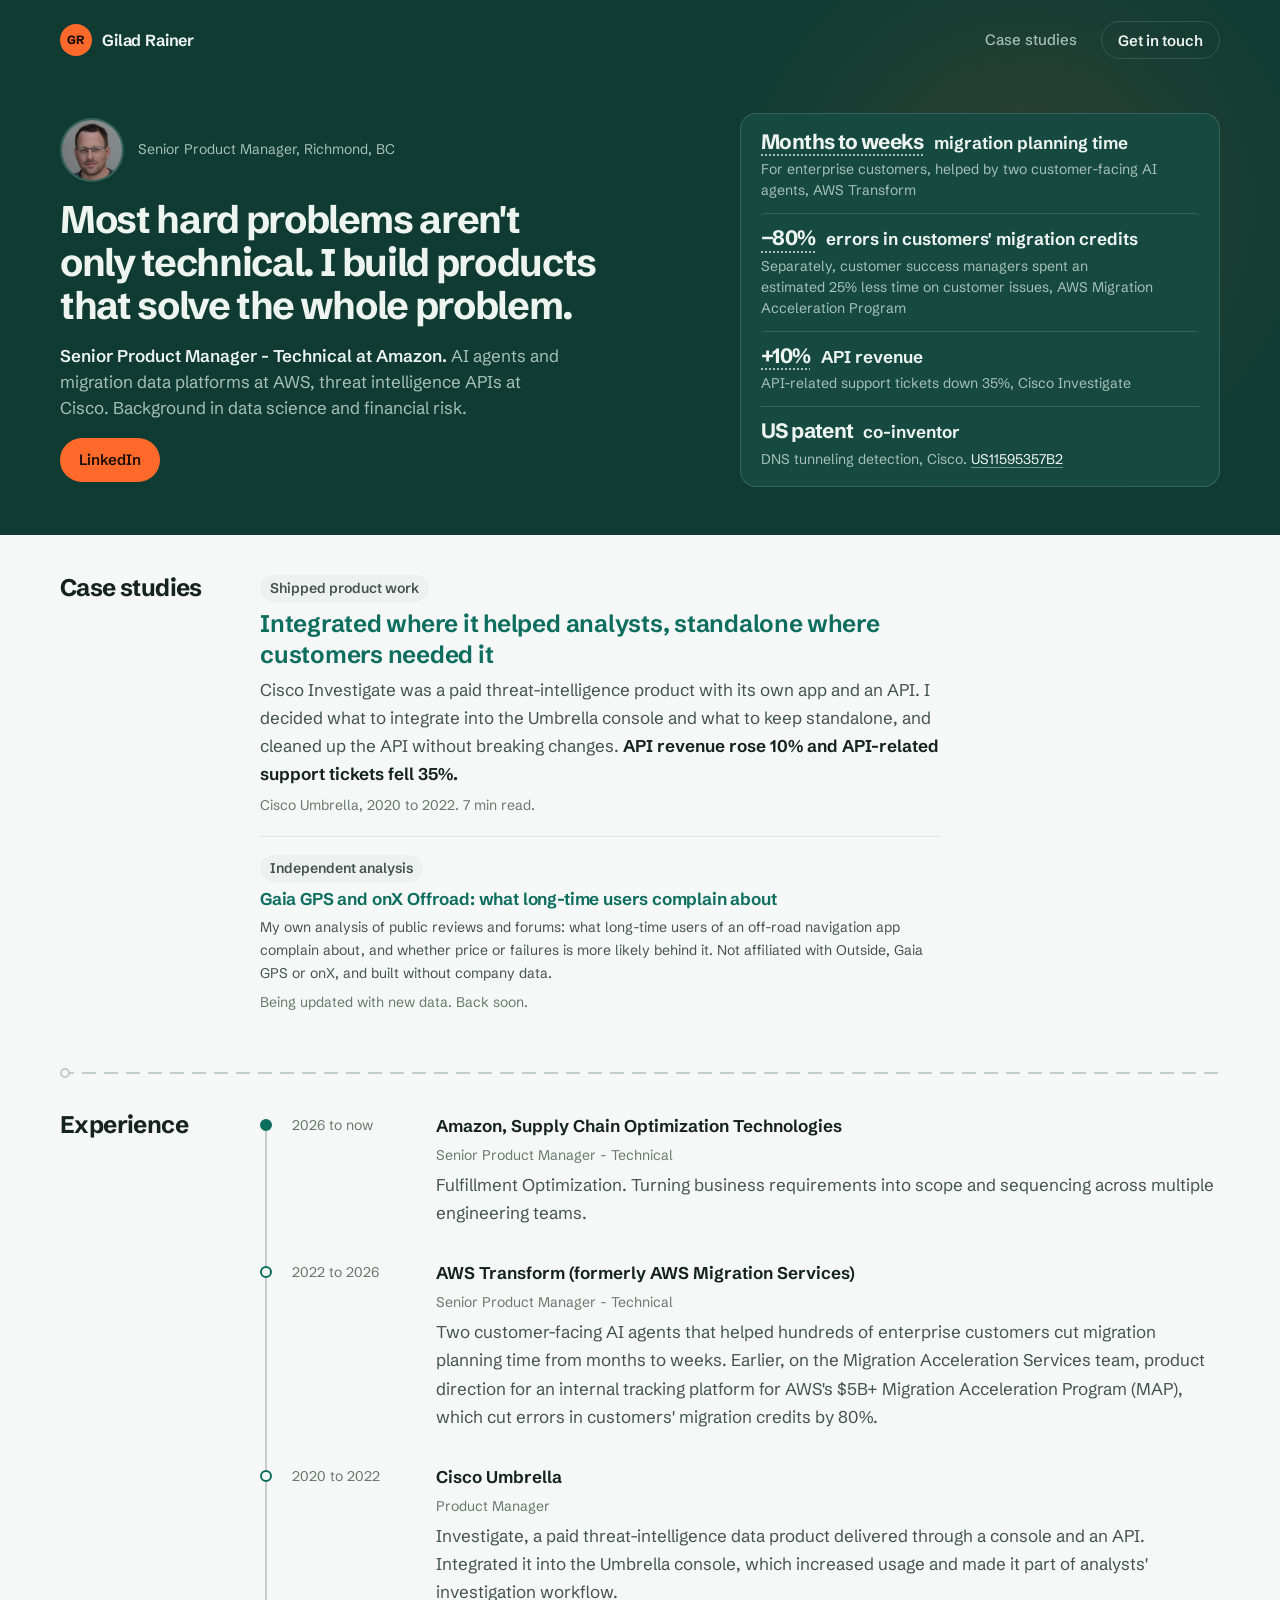
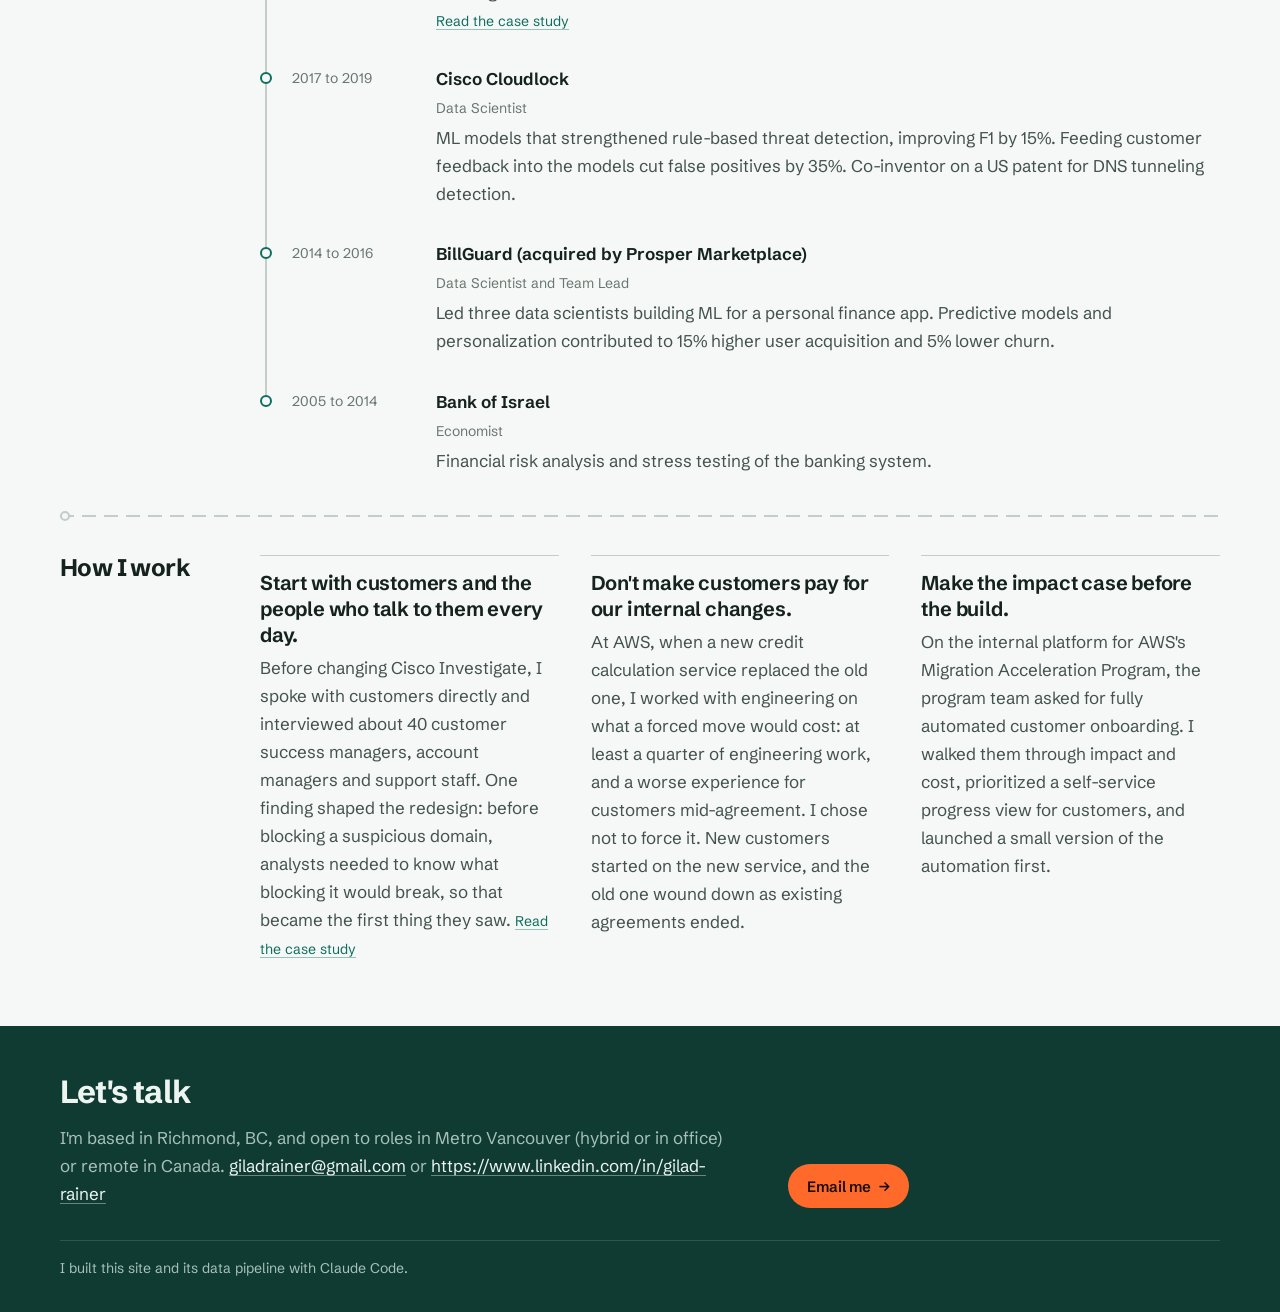
<file: index.html>
<!doctype html>
<html lang="en">
<head>
<meta charset="utf-8">
<meta name="viewport" content="width=device-width, initial-scale=1, viewport-fit=cover">
<meta name="robots" content="noindex, nofollow">
<meta name="claude:viewport-fit-sides" content="cover">
<meta name="description" content="Gilad Rainer, Senior Product Manager. AI agents, API products and data products at Amazon, AWS and Cisco.">
<title>Gilad Rainer, Product Manager</title>
<link rel="preconnect" href="https://fonts.googleapis.com">
<link rel="preconnect" href="https://fonts.gstatic.com" crossorigin>
<link rel="stylesheet" href="https://fonts.googleapis.com/css2?family=Newsreader:ital,opsz,wght@1,6..72,400&family=Schibsted+Grotesk:wght@400..800&display=swap">
<link rel="stylesheet" href="assets/style.css?v=202611252247">
<style>
  /* Hero: who Gilad is, with career outcomes beside it */
  .intro { display: grid; grid-template-columns: minmax(0, 1.3fr) minmax(0, 1fr); gap: 32px 56px; align-items: center; padding-block: 32px 48px; }
  .intro .hero-text { display: grid; gap: 16px; }
  .intro h1 { max-width: 24ch; font-size: clamp(1.9rem, 3vw, 2.5rem); line-height: 1.12; }
  .intro .dek { font-size: var(--step-0); line-height: 1.55; color: var(--on-forest-2); max-width: 50ch; }
  .intro .dek b { color: var(--on-forest); font-weight: 600; }
  .intro .where { font-size: var(--step--1); color: var(--on-forest-2); }
  @media (max-width: 960px) { .intro { grid-template-columns: 1fr; align-items: start; padding-block: 24px 40px; } .proof { justify-self: stretch; max-width: none; } }

  /* Outcomes panel. Neutral colour: orange is reserved for Gaia. */
  .proof { background: var(--forest-2); border: 1px solid var(--forest-line); border-radius: 16px; padding: 4px 20px; display: grid; width: 100%; max-width: 480px; justify-self: end; }
  .proof .row { display: grid; grid-template-columns: minmax(0, 1fr); gap: 4px; padding-block: 12px; border-top: 1px solid var(--forest-line); }
  .proof .row:first-child { border-top: 0; }
  .proof .n { font-size: 1.3rem; font-weight: 700; letter-spacing: -0.03em; line-height: 1; color: var(--on-forest); }
  .proof .n small { font-size: 1rem; font-weight: 600; letter-spacing: 0; }
  .proof p { font-size: var(--step--1); line-height: 1.5; color: var(--on-forest-2); }
  .proof p b { color: var(--on-forest); font-weight: 600; }
  /* The number and the metric it measures sit on one line, context below */
  .proof p.m { display: flex; flex-wrap: wrap; align-items: baseline; column-gap: 10px; row-gap: 2px; font-size: var(--step-0); }
  .proof p.m b { font-weight: 650; }
  .proof p a { color: var(--on-forest); }
  /* How each outcome was measured: a note shown on hover, focus or tap (the row is focusable) */
  .proof .row { position: relative; }
  .proof .row[tabindex] { cursor: help; outline-offset: 4px; border-radius: 4px; }
  .proof .row[tabindex] .n { text-decoration: underline dotted 2px; text-decoration-color: var(--on-forest-2); text-underline-offset: 6px; }
  .proof .src { position: absolute; left: 0; right: 0; top: calc(100% - 6px); z-index: 5; visibility: hidden; background: var(--surface); color: var(--ink); border: 1px solid var(--line); border-radius: 8px; padding: 8px 12px; font-size: var(--step--1); line-height: 1.45; }
  .proof .row:hover .src, .proof .row:focus .src, .proof .row:focus-within .src { visibility: visible; }

  .split { display: grid; grid-template-columns: 160px minmax(0, 1fr); gap: 20px 40px; }
  .split > h2, .split > div > h2 { font-size: var(--step-2); }
  .split .lede { color: var(--ink-3); font-size: var(--step--1); margin-top: 8px; }
  @media (max-width: 860px) { .split { grid-template-columns: 1fr; } }

  /* Career timeline: one rail, one dot per role, filled dot for the current role */
  ol.career { list-style: none; margin: 0; padding: 0; display: grid; }
  ol.career li { --dot: 12px; --top: 0.42em; position: relative; display: grid; grid-template-columns: 120px minmax(0, 1fr); gap: 4px 24px; padding: 0 0 32px 32px; }
  ol.career li:last-child { padding-bottom: 0; }
  ol.career li::before { content: ""; position: absolute; left: 0; top: var(--top); width: var(--dot); height: var(--dot); box-sizing: border-box; border-radius: 50%; border: 2px solid var(--link); background: var(--bg); z-index: 1; }
  ol.career li:first-child::before { background: var(--link); }
  ol.career li::after { content: ""; position: absolute; left: calc(var(--dot) / 2 - 1px); top: var(--top); bottom: calc(-1 * var(--top)); width: 2px; background: var(--line-2); }
  ol.career li:last-child::after { display: none; }
  ol.career .when { font-size: var(--step--1); color: var(--ink-3); padding-top: 2px; }
  ol.career .what { display: grid; gap: 4px; }
  ol.career .what b { font-weight: 650; }
  ol.career .what i { font-style: normal; color: var(--ink-3); font-size: var(--step--1); }
  ol.career .what span { color: var(--ink-2); }
  @media (max-width: 520px) { ol.career li { grid-template-columns: 1fr; padding-left: 28px; } }

  .idline { display: flex; align-items: center; gap: 14px; }
  .headshot { flex: none; width: 64px; height: 64px; border-radius: 50%; object-fit: cover; border: 2px solid var(--forest-line); background: var(--forest-2); }

  ul.tenets { list-style: none; margin: 0; padding: 0; display: grid; }
  ul.tenets li { display: grid; gap: 6px; align-content: start; padding-block: 18px; border-top: 1px solid var(--line); max-width: var(--measure); }
  ul.tenets li:first-child { border-top: 0; padding-top: 0; }
  ul.tenets b { font-weight: 650; font-size: var(--step-1); line-height: 1.3; letter-spacing: -0.01em; }
  /* Wide screens: the three principles side by side, each under its own rule */
  @media (min-width: 1080px) {
    ul.tenets { grid-template-columns: repeat(3, minmax(0, 1fr)); gap: 0 32px; }
    ul.tenets li, ul.tenets li:first-child { border-top: 1px solid var(--line-2); padding: 14px 0 0; max-width: none; }
  }
  ul.tenets span { color: var(--ink-2); }

  /* Case studies: ruled list in the tenets' visual language. Neutral colour: orange is reserved for Gaia. */
  ul.cases { list-style: none; margin: 0; padding: 0; display: grid; }
  ul.cases li { border-top: 1px solid var(--line); max-width: var(--measure); }
  ul.cases li:first-child { border-top: 0; }
  ul.cases a { display: grid; gap: 6px; padding-block: 18px; color: inherit; text-decoration: none; }
  ul.cases li:first-child a { padding-top: 0; }
  ul.cases .type { justify-self: start; font-size: var(--step--1); font-weight: 600; padding: 2px 10px; border-radius: 999px; background: var(--mist); color: var(--ink-2); }
  ul.cases .t { font-size: var(--step-1); font-weight: 650; line-height: 1.3; letter-spacing: -0.01em; color: var(--link); }
  ul.cases a:hover .t, ul.cases a:focus-visible .t { text-decoration: underline; }
  /* Shipped work first as the lead entry, independent analysis below it in a quieter row */
  ul.cases li:first-child .t { font-size: var(--step-2); }
  ul.cases li + li .t { font-size: var(--step-0); }
  ul.cases li + li .d { font-size: var(--step--1); }
  ul.cases .d { color: var(--ink-2); }
  ul.cases .d b { color: var(--ink); font-weight: 650; }
  ul.cases .meta { font-size: var(--step--1); color: var(--ink-3); }
  ol.career .what a, ul.tenets span a { font-size: var(--step--1); }
</style>
</head>
<body>
<a class="skip" href="#main">Skip to content</a>
<header class="band-forest">
  <div class="wrap">
    <div class="topbar">
      <a class="who" href="index.html" aria-current="page"><span class="mark" aria-hidden="true">GR</span>Gilad Rainer</a>
      <nav class="topnav" aria-label="Site">
        <a href="#s-cases">Case studies</a>
        <a class="btn btn-ghost" href="mailto:giladrainer@gmail.com">Get in touch</a>
      </nav>
    </div>
    <div class="intro">
      <div class="hero-text">
        <div class="idline"><img class="headshot" src="assets/headshot.jpg" alt="Gilad Rainer" width="64" height="64"><p class="where">Senior Product Manager, Richmond, BC</p></div>
        <h1>Most hard problems aren't only technical. I&nbsp;build products that solve the whole problem.</h1>
        <p class="dek"><b>Senior Product Manager - Technical at Amazon.</b> AI agents and migration data platforms at AWS, threat intelligence APIs at Cisco. Background in data science and financial risk.</p>
        <div class="actions">
          <a class="btn btn-primary" href="https://www.linkedin.com/in/gilad-rainer">LinkedIn</a>
        </div>
      </div>
      <div class="proof" role="list" aria-label="Selected outcomes">
        <div class="row" role="listitem" tabindex="0" aria-describedby="src-plan"><p class="m"><span class="n">Months to weeks</span> <b>migration planning time</b></p><p>For enterprise customers, helped by two customer-facing AI agents, AWS Transform</p><span class="src" id="src-plan">Before vs after analysis of customer planning time, plus feedback from solution architects who were design partners.</span></div>
        <div class="row" role="listitem" tabindex="0" aria-describedby="src-credits"><p class="m"><span class="n">&minus;80%</span> <b>errors in customers' migration credits</b></p><p>Separately, customer success managers spent an estimated 25% less time on customer issues, AWS Migration Acceleration Program</p><span class="src" id="src-credits">Errors measured from error logs, before vs after. The 25% is customer success managers' own estimate, not a measurement.</span></div>
        <div class="row" role="listitem" tabindex="0" aria-describedby="src-api"><p class="m"><span class="n">+10%</span> <b>API revenue</b></p><p>API-related support tickets down 35%, Cisco Investigate</p><span class="src" id="src-api">Both measured before vs after with product analytics. I attribute the revenue gain to the API cleanup.</span></div>
        <div class="row" role="listitem"><p class="m"><span class="n">US patent</span> <b>co-inventor</b></p><p>DNS tunneling detection, Cisco. <a href="https://patents.google.com/patent/US11595357B2">US11595357B2</a></p></div>
      </div>
    </div>
  </div>
</header>

<main id="main" class="wrap home">
  <section class="band" style="border-top:0" aria-labelledby="s-cases">
    <div class="split">
      <h2 id="s-cases">Case studies</h2>
      <ul class="cases">
        <li><a href="investigate.html">
          <span class="type">Shipped product work</span>
          <span class="t">Integrated where it helped analysts, standalone where customers needed it</span>
          <span class="d">Cisco Investigate was a paid threat-intelligence product with its own app and an API. I decided what to integrate into the Umbrella console and what to keep standalone, and cleaned up the API without breaking changes. <b>API revenue rose 10% and API-related support tickets fell 35%.</b></span>
          <span class="meta">Cisco Umbrella, 2020 to 2022. 7 min read.</span>
        </a></li>
        <li><a href="offroad-trust.html">
          <span class="type">Independent analysis</span>
          <span class="t">Gaia GPS and onX Offroad: what long-time users complain about</span>
          <span class="d">My own analysis of public reviews and forums: what long-time users of an off-road navigation app complain about, and whether price or failures is more likely behind it. Not affiliated with Outside, Gaia GPS or onX, and built without company data.</span>
          <span class="meta">Being updated with new data. Back soon.</span>
        </a></li>
      </ul>
    </div>
  </section>

  <section class="band" aria-labelledby="s-about">
    <div class="split">
      <h2 id="s-about">Experience</h2>
      <ol class="career">
        <li><span class="when">2026 to now</span><div class="what"><b>Amazon, Supply Chain Optimization Technologies</b><i>Senior Product Manager - Technical</i><span>Fulfillment Optimization. Turning business requirements into scope and sequencing across multiple engineering teams.</span></div></li>
        <li><span class="when">2022 to 2026</span><div class="what"><b>AWS Transform (formerly AWS Migration Services)</b><i>Senior Product Manager - Technical</i><span>Two customer-facing AI agents that helped hundreds of enterprise customers cut migration planning time from months to weeks. Earlier, on the Migration Acceleration Services team, product direction for an internal tracking platform for AWS's $5B+ Migration Acceleration Program (MAP), which cut errors in customers' migration credits by 80%.</span></div></li>
        <li><span class="when">2020 to 2022</span><div class="what"><b>Cisco Umbrella</b><i>Product Manager</i><span>Investigate, a paid threat-intelligence data product delivered through a console and an API. Integrated it into the Umbrella console, which increased usage and made it part of analysts' investigation workflow.</span><a href="investigate.html">Read the case study</a></div></li>
        <li><span class="when">2017 to 2019</span><div class="what"><b>Cisco Cloudlock</b><i>Data Scientist</i><span>ML models that strengthened rule-based threat detection, improving F1 by 15%. Feeding customer feedback into the models cut false positives by 35%. Co-inventor on a US patent for DNS tunneling detection.</span></div></li>
        <li><span class="when">2014 to 2016</span><div class="what"><b>BillGuard (acquired by Prosper Marketplace)</b><i>Data Scientist and Team Lead</i><span>Led three data scientists building ML for a personal finance app. Predictive models and personalization contributed to 15% higher user acquisition and 5% lower churn.</span></div></li>
        <li><span class="when">2005 to 2014</span><div class="what"><b>Bank of Israel</b><i>Economist</i><span>Financial risk analysis and stress testing of the banking system.</span></div></li>
      </ol>
    </div>
  </section>

  <section class="band" aria-labelledby="s-how">
    <div class="split">
      <h2 id="s-how">How I work</h2>
      <ul class="tenets">
        <li><b>Start with customers and the people who talk to them every day.</b><span>Before changing Cisco Investigate, I spoke with customers directly and interviewed about 40 customer success managers, account managers and support staff. One finding shaped the redesign: before blocking a suspicious domain, analysts needed to know what blocking it would break, so that became the first thing they saw. <a href="investigate.html">Read the case study</a></span></li>
        <li><b>Don't make customers pay for our internal changes.</b><span>At AWS, when a new credit calculation service replaced the old one, I worked with engineering on what a forced move would cost: at least a quarter of engineering work, and a worse experience for customers mid-agreement. I chose not to force it. New customers started on the new service, and the old one wound down as existing agreements ended.</span></li>
        <li><b>Make the impact case before the build.</b><span>On the internal platform for AWS's Migration Acceleration Program, the program team asked for fully automated customer onboarding. I walked them through impact and cost, prioritized a self-service progress view for customers, and launched a small version of the automation first.</span></li>
      </ul>
    </div>
  </section>
</main>

<footer class="site">
  <div class="wrap">
    <div class="foot">
      <div class="foot-cta">
        <h2>Let's talk</h2>
        <p>I'm based in Richmond, BC, and open to roles in Metro Vancouver (hybrid or in office) or remote in Canada. <a href="mailto:giladrainer@gmail.com">giladrainer@gmail.com</a> or <a href="https://www.linkedin.com/in/gilad-rainer">https://www.linkedin.com/in/gilad-rainer</a></p>
      </div>
      <a class="btn btn-primary" href="mailto:giladrainer@gmail.com">Email me <span class="arrow" aria-hidden="true">&rarr;</span></a>
    </div>
    <div class="fine">
      <p>I built this site and its data pipeline with Claude Code.</p>
    </div>
  </div>
</footer>

<script data-goatcounter="https://giladr81.goatcounter.com/count" async src="//gc.zgo.at/count.js"></script>
</body>
</html>
</file>
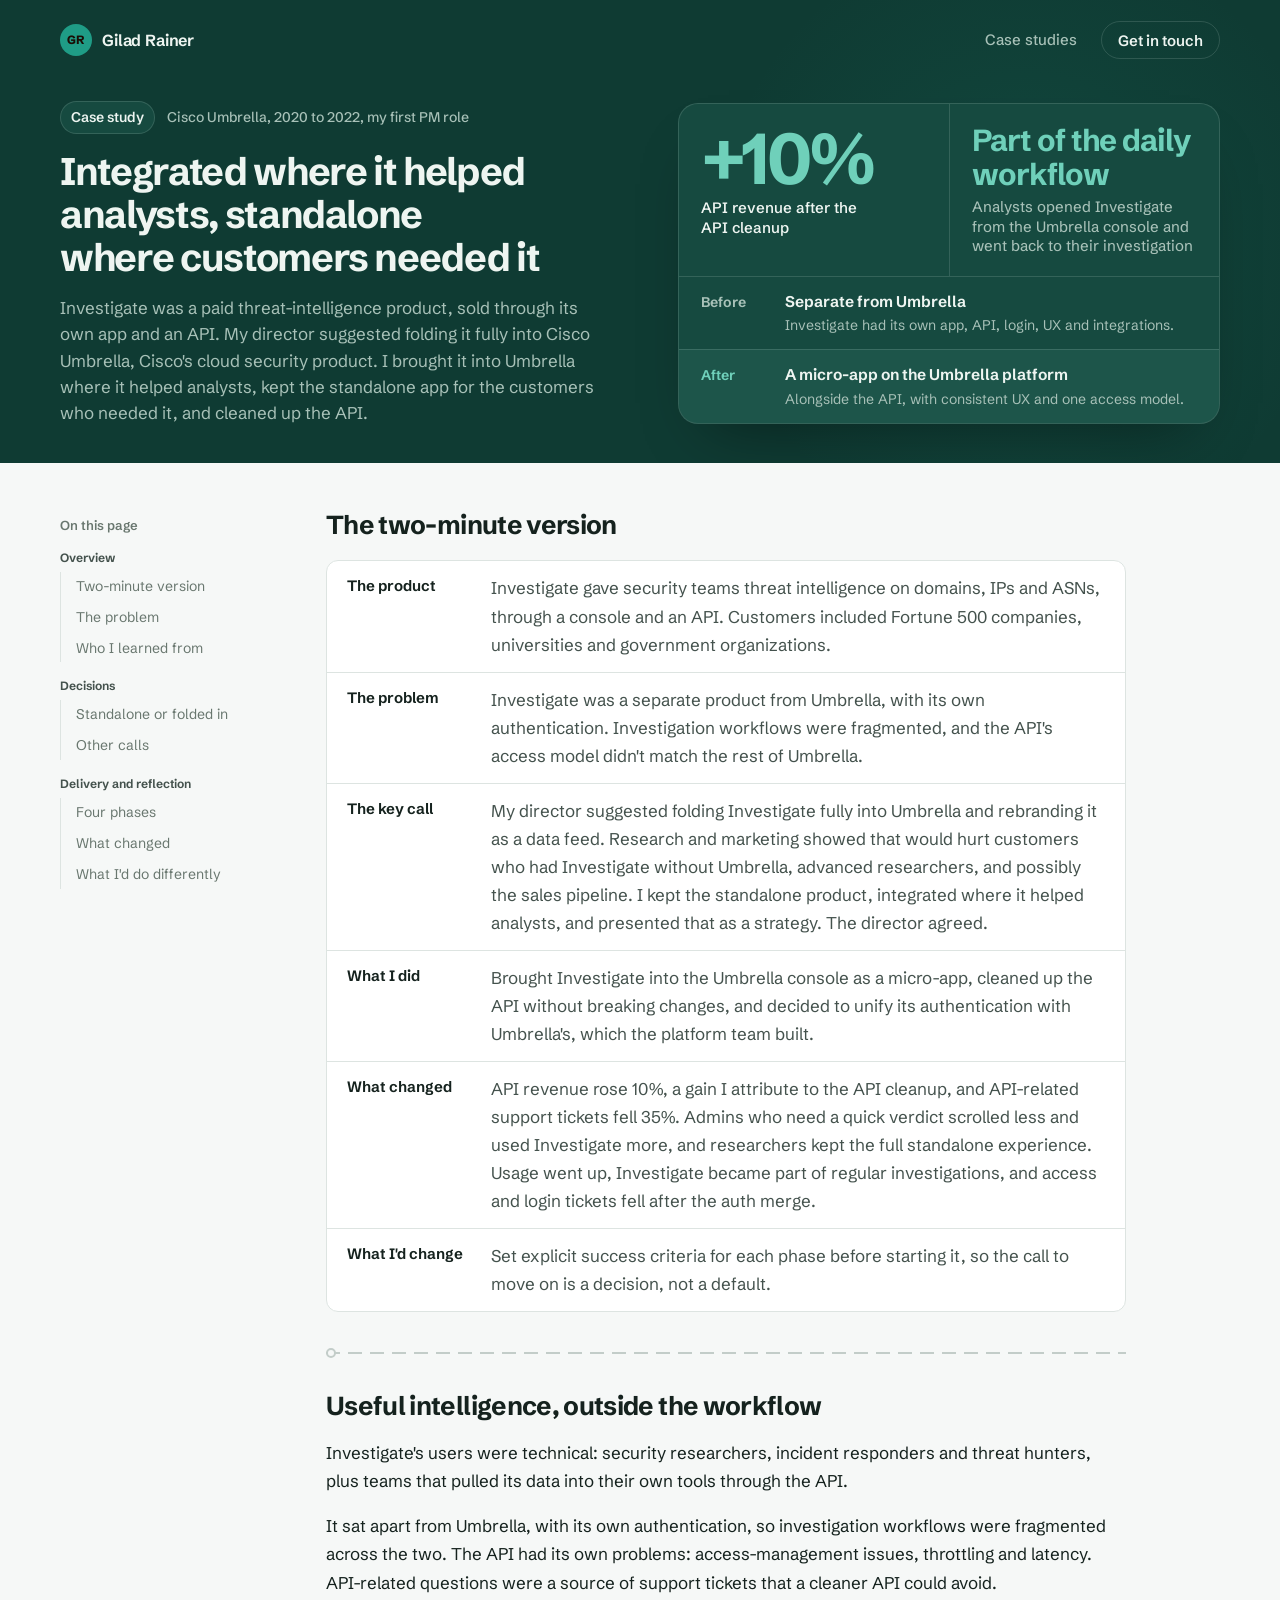
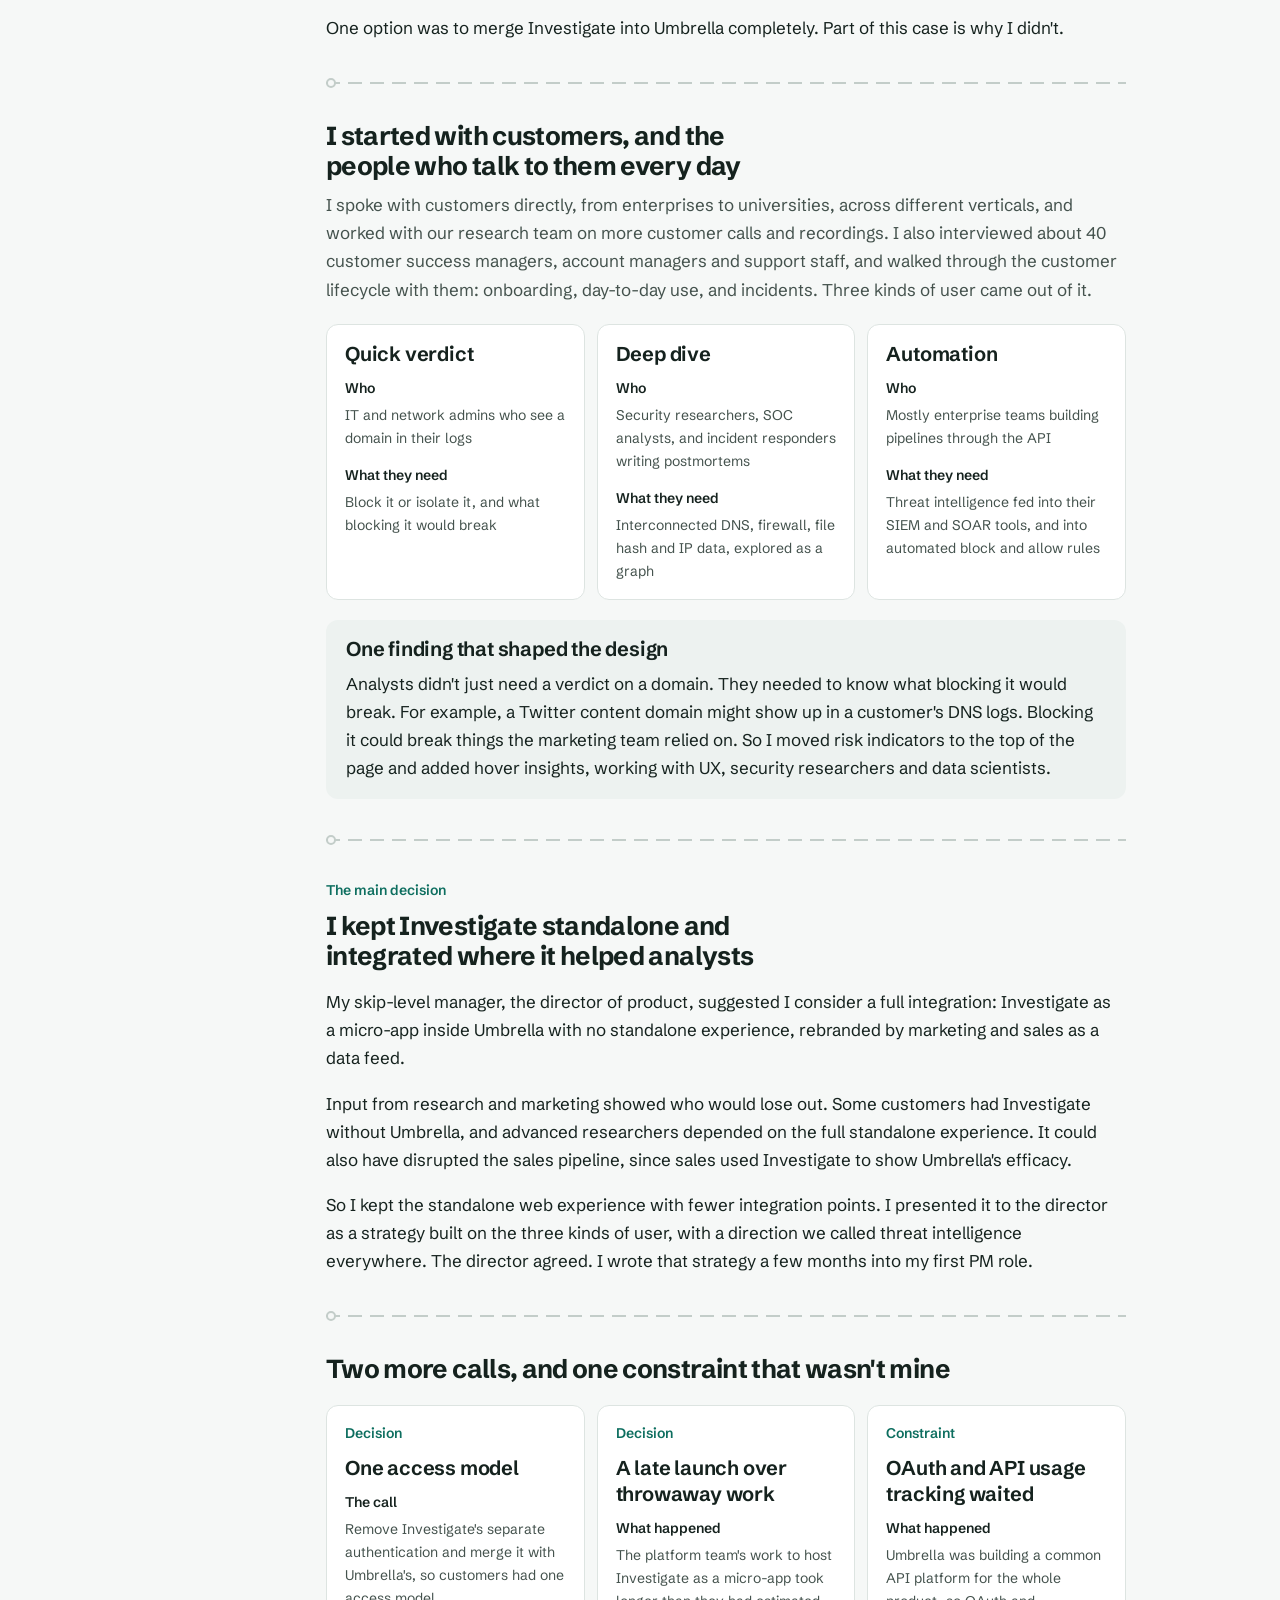
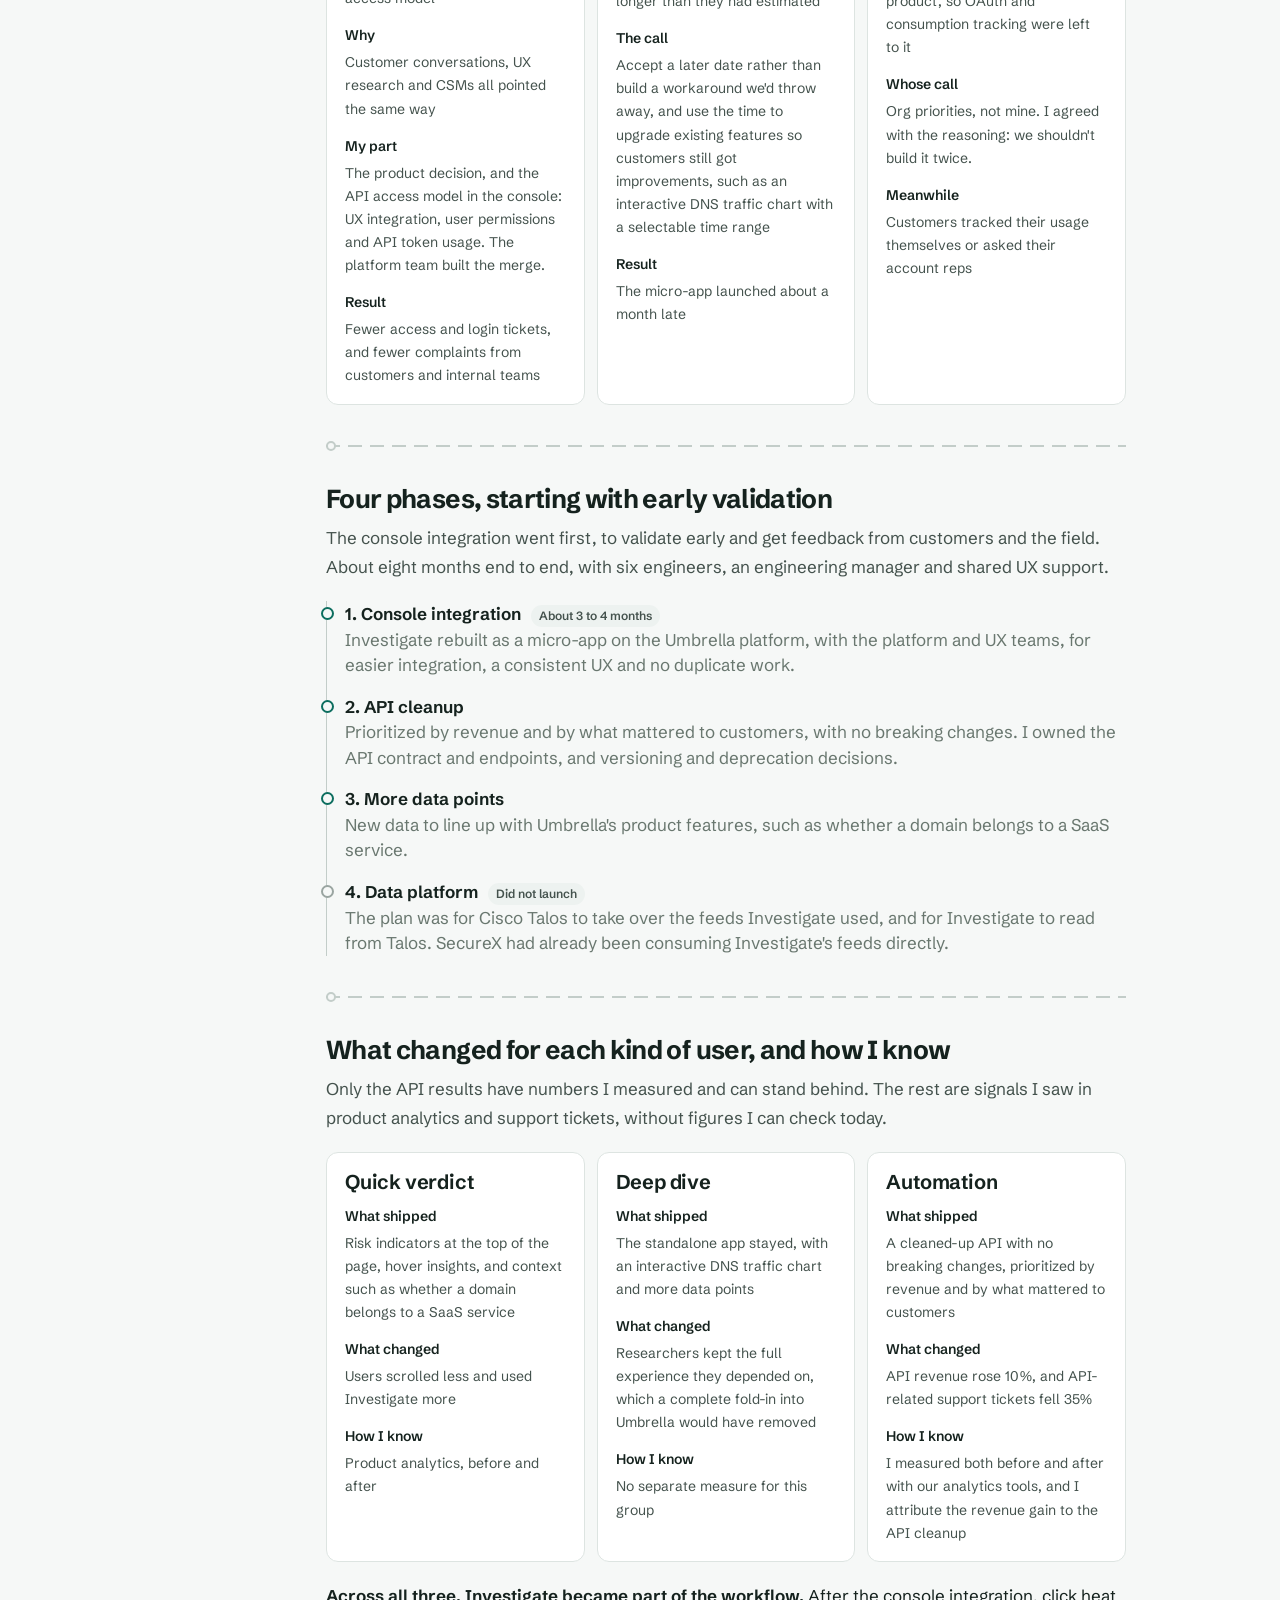
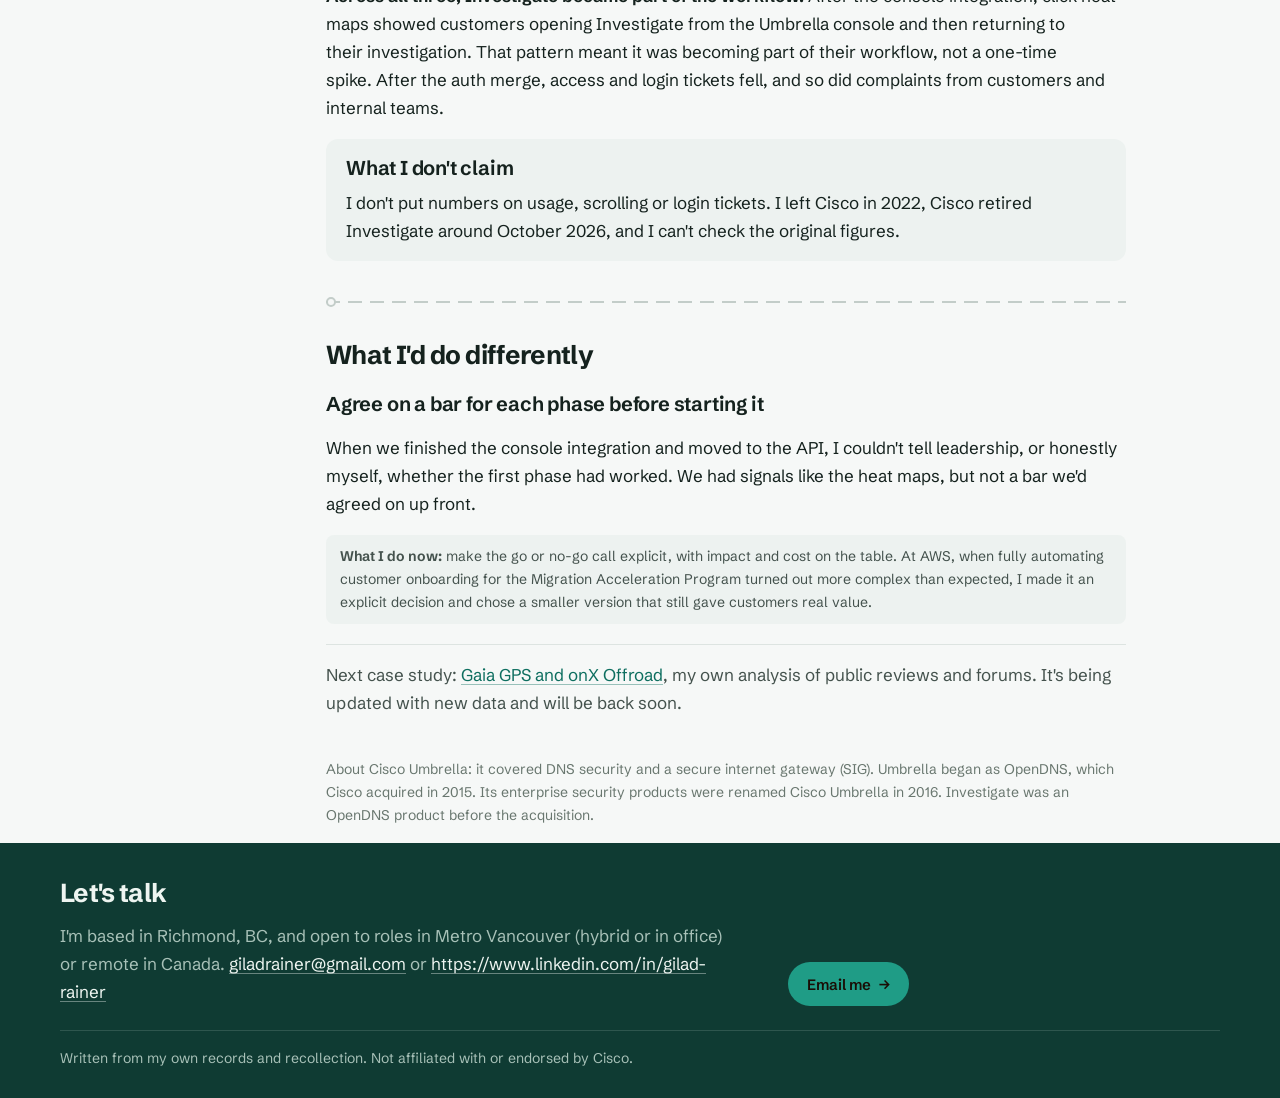
<file: investigate.html>
<!doctype html>
<html lang="en" data-accent="neutral">
<head>
<meta charset="utf-8">
<meta name="viewport" content="width=device-width, initial-scale=1, viewport-fit=cover">
<meta name="robots" content="noindex, nofollow">
<meta name="claude:viewport-fit-sides" content="cover">
<title>Cisco Investigate Case Study</title>
<meta name="description" content="How Gilad Rainer brought Cisco Investigate, a paid threat-intelligence product, into the Umbrella console without breaking it for the customers who used it on its own.">
<link rel="preconnect" href="https://fonts.googleapis.com">
<link rel="preconnect" href="https://fonts.gstatic.com" crossorigin>
<link rel="stylesheet" href="https://fonts.googleapis.com/css2?family=Newsreader:ital,opsz,wght@1,6..72,400&family=Schibsted+Grotesk:wght@400..800&display=swap">
<link rel="stylesheet" href="assets/style.css?v=202611252247">
<style>
  /* Hero diagram: the band is dark in both themes, so it uses on-forest colours */
  .waymap { --chg: #6fd0ba; margin: 0; width: 100%; background: var(--forest-2); border: 1px solid var(--forest-line); border-radius: 20px; overflow: hidden; box-shadow: 0 30px 60px -30px rgba(0, 0, 0, 0.45); }
  .waymap .wm-res { display: grid; grid-template-columns: 1fr 1fr; }
  .waymap .wm-stat { margin: 0; padding: 20px 22px; display: grid; gap: 6px; align-content: start; }
  .waymap .wm-stat + .wm-stat { border-left: 1px solid var(--forest-line); }
  .waymap .wm-stat b { font-size: clamp(3rem, 5.6vw, 4.5rem); line-height: 0.95; font-weight: 700; letter-spacing: -0.04em; color: var(--chg); }
  .waymap .wm-stat span { font-size: 15px; line-height: 1.3; color: var(--on-forest); font-weight: 550; }
  .waymap .wm-stat.qual b { font-size: clamp(1.5rem, 2.4vw, 1.9rem); line-height: 1.1; letter-spacing: -0.025em; }
  .waymap .wm-stat.qual span { font-weight: 450; color: var(--on-forest-2); }
  .waymap .wm-flow { margin: 0; border-top: 1px solid var(--forest-line); }
  .waymap .wm-row { display: grid; grid-template-columns: 4.5rem 1fr; gap: 12px; padding: 14px 22px; align-items: baseline; }
  .waymap .wm-row + .wm-row { border-top: 1px solid var(--forest-line); background: color-mix(in srgb, var(--chg) 8%, transparent); }
  .waymap dt { margin: 0; font-size: 14px; font-weight: 650; color: var(--on-forest-2); }
  .waymap .after dt { color: var(--chg); }
  .waymap dd { margin: 0; font-size: 14px; line-height: 1.45; color: var(--on-forest-2); }
  .waymap dd b { display: block; font-size: 15.5px; font-weight: 650; color: var(--on-forest); margin-bottom: 2px; }
  @media (max-width: 480px) { .waymap .wm-stat { padding: 16px 16px; } .waymap .wm-stat b { font-size: 2.5rem; } .waymap .wm-stat span { font-size: 13px; } .waymap .wm-row { grid-template-columns: 1fr; gap: 2px; padding: 12px 16px; } .waymap dt, .waymap dd { font-size: 13px; } .waymap dd b { font-size: 14px; } }
  .fn { font-size: var(--step--1); color: var(--ink-3); }
  /* Phase list: status sits after the phase name */
  ol.timeline.phases li { font-size: var(--step-0); }
  ol.timeline.phases li b { font-weight: 650; }
  ol.timeline.phases li::before { border-color: var(--link); }
  ol.timeline.phases li.off::before { border-color: var(--series-muted); }
  /* Decisions: option chosen vs option considered */
  .choice { display: grid; gap: 10px; }
  .choice h3 { font-size: var(--step-1); letter-spacing: -0.01em; }
  /* Neutral kicker pill: orange is reserved for Gaia. */
  .kicker .pill { background: var(--forest-2); color: var(--on-forest); border: 1px solid var(--forest-line); }
</style>
</head>
<body>
<a class="skip" href="#main">Skip to content</a>
<div class="progress" aria-hidden="true"><span></span></div>
<header class="band-forest">
  <div class="wrap">
    <div class="topbar">
      <a class="who" href="index.html"><span class="mark" aria-hidden="true">GR</span>Gilad Rainer</a>
      <nav class="topnav" aria-label="Site">
        <a href="index.html#s-cases">Case studies</a>
        <a class="btn btn-ghost" href="mailto:giladrainer@gmail.com">Get in touch</a>
      </nav>
    </div>
    <div class="hero">
      <div class="hero-text">
        <p class="kicker"><span class="pill">Case study</span>Cisco Umbrella, 2020 to 2022, my first PM role</p>
        <h1>Integrated where it helped analysts, standalone where customers needed it</h1>
        <p class="dek">Investigate was a paid threat-intelligence product, sold through its own app and an API. My director suggested folding it fully into Cisco Umbrella, Cisco's cloud security product. I brought it into Umbrella where it helped analysts, kept the standalone app for the customers who needed it, and cleaned up the API.</p>
      </div>
      <figure class="waymap" role="group" aria-label="Investigate before and after the platform work, with results">
        <div class="wm-res">
          <p class="wm-stat"><b>+10%</b><span>API revenue after the API cleanup</span></p>
          <p class="wm-stat qual"><b>Part of the daily workflow</b><span>Analysts opened Investigate from the Umbrella console and went back to their investigation</span></p>
        </div>
        <dl class="wm-flow">
          <div class="wm-row">
            <dt>Before</dt>
            <dd><b>Separate from Umbrella</b>Investigate had its own app, API, login, UX and integrations.</dd>
          </div>
          <div class="wm-row after">
            <dt>After</dt>
            <dd><b>A micro-app on the Umbrella platform</b>Alongside the API, with consistent UX and one access model.</dd>
          </div>
        </dl>
      </figure>
    </div>
  </div>
</header>

<div class="wrap doc">
  <nav class="toc" aria-label="On this page">
    <details open>
      <summary>On this page</summary>
      <ol>
        <li class="grp"><p class="grp-label">Overview</p><ol><li><a href="#s-summary">Two-minute version</a></li><li><a href="#s-problem">The problem</a></li><li><a href="#s-discovery">Who I learned from</a></li></ol></li>
        <li class="grp"><p class="grp-label">Decisions</p><ol><li><a href="#s-scope">Standalone or folded in</a></li><li><a href="#s-calls">Other calls</a></li></ol></li>
        <li class="grp"><p class="grp-label">Delivery and reflection</p><ol><li><a href="#s-phases">Four phases</a></li><li><a href="#s-results">What changed</a></li><li><a href="#s-lessons">What I'd do differently</a></li></ol></li>
      </ol>
    </details>
  </nav>

  <main id="main" class="doc-main">
  <section class="band" aria-labelledby="s-summary">
    <div class="flow-lg">
      <div class="sec-head">
        <h2 id="s-summary">The two-minute version</h2>
      </div>
      <dl class="summary">
        <dt>The product</dt><dd>Investigate gave security teams threat intelligence on domains, IPs and ASNs, through a console and an API. Customers included Fortune 500 companies, universities and government organizations.</dd>
        <dt>The problem</dt><dd>Investigate was a separate product from Umbrella, with its own authentication. Investigation workflows were fragmented, and the API's access model didn't match the rest of Umbrella.</dd>
        <dt>The key call</dt><dd>My director suggested folding Investigate fully into Umbrella and rebranding it as a data feed. Research and marketing showed that would hurt customers who had Investigate without Umbrella, advanced researchers, and possibly the sales pipeline. I kept the standalone product, integrated where it helped analysts, and presented that as a strategy. The director agreed.</dd>
        <dt>What I did</dt><dd>Brought Investigate into the Umbrella console as a micro-app, cleaned up the API without breaking changes, and decided to unify its authentication with Umbrella's, which the platform team built.</dd>
        <dt>What changed</dt><dd>API revenue rose 10%, a gain I attribute to the API cleanup, and API-related support tickets fell 35%. Admins who need a quick verdict scrolled less and used Investigate more, and researchers kept the full standalone experience. Usage went up, Investigate became part of regular investigations, and access and login tickets fell after the auth merge.</dd>
        <dt>What I'd change</dt><dd>Set explicit success criteria for each phase before starting it, so the call to move on is a decision, not a default.</dd>
      </dl>
    </div>
  </section>

  <section class="band" aria-labelledby="s-problem">
    <div class="col flow">
      <h2 id="s-problem">Useful intelligence, outside the workflow</h2>
      <p>Investigate's users were technical: security researchers, incident responders and threat hunters, plus teams that pulled its data into their own tools through the API.</p>
      <p>It sat apart from Umbrella, with its own authentication, so investigation workflows were fragmented across the two. The API had its own problems: access-management issues, throttling and latency. API-related questions were a source of support tickets that a cleaner API could avoid.</p>
      <p>One option was to merge Investigate into Umbrella completely. Part of this case is why I didn't.</p>
    </div>
  </section>

  <section class="band" aria-labelledby="s-discovery">
    <div class="flow-lg">
      <div class="sec-head">
        <h2 id="s-discovery">I started with customers, and the people who talk to them every day</h2>
        <p class="col">I spoke with customers directly, from enterprises to universities, across different verticals, and worked with our research team on more customer calls and recordings. I also interviewed about 40 customer success managers, account managers and support staff, and walked through the customer lifecycle with them: onboarding, day-to-day use, and incidents. Three kinds of user came out of it.</p>
      </div>
      <div class="defs">
        <div class="def">
          <h3>Quick verdict</h3>
          <dl>
            <dt>Who</dt><dd>IT and network admins who see a domain in their logs</dd>
            <dt>What they need</dt><dd>Block it or isolate it, and what blocking it would break</dd>
          </dl>
        </div>
        <div class="def">
          <h3>Deep dive</h3>
          <dl>
            <dt>Who</dt><dd>Security researchers, SOC analysts, and incident responders writing postmortems</dd>
            <dt>What they need</dt><dd>Interconnected DNS, firewall, file hash and IP data, explored as a graph</dd>
          </dl>
        </div>
        <div class="def">
          <h3>Automation</h3>
          <dl>
            <dt>Who</dt><dd>Mostly enterprise teams building pipelines through the API</dd>
            <dt>What they need</dt><dd>Threat intelligence fed into their SIEM and SOAR tools, and into automated block and allow rules</dd>
          </dl>
        </div>
      </div>
      <div class="callout">
        <h3>One finding that shaped the design</h3>
        <p>Analysts didn't just need a verdict on a domain. They needed to know what blocking it would break. For example, a Twitter content domain might show up in a customer's DNS logs. Blocking it could break things the marketing team relied on. So I moved risk indicators to the top of the page and added hover insights, working with UX, security researchers and data scientists.</p>
      </div>
    </div>
  </section>

  <section class="band" aria-labelledby="s-scope">
    <div class="col flow">
      <div class="sec-head">
        <p class="marker">The main decision</p>
        <h2 id="s-scope">I kept Investigate standalone and integrated where it helped analysts</h2>
      </div>
      <p>My skip-level manager, the director of product, suggested I consider a full integration: Investigate as a micro-app inside Umbrella with no standalone experience, rebranded by marketing and sales as a data feed.</p>
      <p>Input from research and marketing showed who would lose out. Some customers had Investigate without Umbrella, and advanced researchers depended on the full standalone experience. It could also have disrupted the sales pipeline, since sales used Investigate to show Umbrella's efficacy.</p>
      <p>So I kept the standalone web experience with fewer integration points. I presented it to the director as a strategy built on the three kinds of user, with a direction we called threat intelligence everywhere. The director agreed. I wrote that strategy a few months into my first PM role.</p>
    </div>
  </section>

  <section class="band" aria-labelledby="s-calls">
    <div class="flow-lg">
      <div class="sec-head">
        <h2 id="s-calls">Two more calls, and one constraint that wasn't mine</h2>
      </div>
      <div class="defs">
        <div class="def">
          <p class="marker">Decision</p>
          <h3>One access model</h3>
          <dl>
            <dt>The call</dt><dd>Remove Investigate's separate authentication and merge it with Umbrella's, so customers had one access model</dd>
            <dt>Why</dt><dd>Customer conversations, UX research and CSMs all pointed the same way</dd>
            <dt>My part</dt><dd>The product decision, and the API access model in the console: UX integration, user permissions and API token usage. The platform team built the merge.</dd>
            <dt>Result</dt><dd>Fewer access and login tickets, and fewer complaints from customers and internal teams</dd>
          </dl>
        </div>
        <div class="def">
          <p class="marker">Decision</p>
          <h3>A late launch over throwaway work</h3>
          <dl>
            <dt>What happened</dt><dd>The platform team's work to host Investigate as a micro-app took longer than they had estimated</dd>
            <dt>The call</dt><dd>Accept a later date rather than build a workaround we'd throw away, and use the time to upgrade existing features so customers still got improvements, such as an interactive DNS traffic chart with a selectable time range</dd>
            <dt>Result</dt><dd>The micro-app launched about a month late</dd>
          </dl>
        </div>
        <div class="def">
          <p class="marker">Constraint</p>
          <h3>OAuth and API usage tracking waited</h3>
          <dl>
            <dt>What happened</dt><dd>Umbrella was building a common API platform for the whole product, so OAuth and consumption tracking were left to it</dd>
            <dt>Whose call</dt><dd>Org priorities, not mine. I agreed with the reasoning: we shouldn't build it twice.</dd>
            <dt>Meanwhile</dt><dd>Customers tracked their usage themselves or asked their account reps</dd>
          </dl>
        </div>
      </div>
    </div>
  </section>

  <section class="band" aria-labelledby="s-phases">
    <div class="flow-lg">
      <div class="sec-head">
        <h2 id="s-phases">Four phases, starting with early validation</h2>
        <p class="col">The console integration went first, to validate early and get feedback from customers and the field. About eight months end to end, with six engineers, an engineering manager and shared UX support.</p>
      </div>
      <ol class="timeline phases col">
        <li><b>1. Console integration</b> <span class="tag-stage">About 3 to 4 months</span><br><span class="muted">Investigate rebuilt as a micro-app on the Umbrella platform, with the platform and UX teams, for easier integration, a consistent UX and no duplicate work.</span></li>
        <li><b>2. API cleanup</b><br><span class="muted">Prioritized by revenue and by what mattered to customers, with no breaking changes. I owned the API contract and endpoints, and versioning and deprecation decisions.</span></li>
        <li><b>3. More data points</b><br><span class="muted">New data to line up with Umbrella's product features, such as whether a domain belongs to a SaaS service.</span></li>
        <li class="off"><b>4. Data platform</b> <span class="tag-stage">Did not launch</span><br><span class="muted">The plan was for Cisco Talos to take over the feeds Investigate used, and for Investigate to read from Talos. SecureX had already been consuming Investigate's feeds directly.</span></li>
      </ol>
    </div>
  </section>

  <section class="band" aria-labelledby="s-results">
    <div class="flow-lg">
      <div class="sec-head">
        <h2 id="s-results">What changed for each kind of user, and how I know</h2>
        <p class="col">Only the API results have numbers I measured and can stand behind. The rest are signals I saw in product analytics and support tickets, without figures I can check today.</p>
      </div>
      <div class="defs">
        <div class="def">
          <h3>Quick verdict</h3>
          <dl>
            <dt>What shipped</dt><dd>Risk indicators at the top of the page, hover insights, and context such as whether a domain belongs to a SaaS service</dd>
            <dt>What changed</dt><dd>Users scrolled less and used Investigate more</dd>
            <dt>How I know</dt><dd>Product analytics, before and after</dd>
          </dl>
        </div>
        <div class="def">
          <h3>Deep dive</h3>
          <dl>
            <dt>What shipped</dt><dd>The standalone app stayed, with an interactive DNS traffic chart and more data points</dd>
            <dt>What changed</dt><dd>Researchers kept the full experience they depended on, which a complete fold-in into Umbrella would have removed</dd>
            <dt>How I know</dt><dd>No separate measure for this group</dd>
          </dl>
        </div>
        <div class="def">
          <h3>Automation</h3>
          <dl>
            <dt>What shipped</dt><dd>A cleaned-up API with no breaking changes, prioritized by revenue and by what mattered to customers</dd>
            <dt>What changed</dt><dd>API revenue rose 10%, and API-related support tickets fell 35%</dd>
            <dt>How I know</dt><dd>I measured both before and after with our analytics tools, and I attribute the revenue gain to the API cleanup</dd>
          </dl>
        </div>
      </div>
      <div class="col flow">
        <p><b>Across all three, Investigate became part of the workflow.</b> After the console integration, click heat maps showed customers opening Investigate from the Umbrella console and then returning to their investigation. That pattern meant it was becoming part of their workflow, not a one-time spike. After the auth merge, access and login tickets fell, and so did complaints from customers and internal teams.</p>
        <div class="callout">
          <h3>What I don't claim</h3>
          <p>I don't put numbers on usage, scrolling or login tickets. I left Cisco in 2022, Cisco retired Investigate around October 2026, and I can't check the original figures.</p>
        </div>
      </div>
    </div>
  </section>

  <section class="band" aria-labelledby="s-lessons">
    <div class="flow-lg">
      <div class="sec-head">
        <h2 id="s-lessons">What I'd do differently</h2>
      </div>
      <div class="col flow">
        <h3>Agree on a bar for each phase before starting it</h3>
        <p>When we finished the console integration and moved to the API, I couldn't tell leadership, or honestly myself, whether the first phase had worked. We had signals like the heat maps, but not a bar we'd agreed on up front.</p>
        <p class="worked"><b>What I do now:</b> make the go or no-go call explicit, with impact and cost on the table. At AWS, when fully automating customer onboarding for the Migration Acceleration Program turned out more complex than expected, I made it an explicit decision and chose a smaller version that still gave customers real value.</p>
      </div>
      <p class="next">Next case study: <a href="offroad-trust.html">Gaia GPS and onX Offroad</a>, my own analysis of public reviews and forums. It's being updated with new data and will be back soon.</p>
    </div>
  </section>
  <aside class="band" aria-label="About Cisco Umbrella"><p class="fn" id="fn-1">About Cisco Umbrella: it covered DNS security and a secure internet gateway (SIG). Umbrella began as OpenDNS, which Cisco acquired in 2015. Its enterprise security products were renamed Cisco Umbrella in 2016. Investigate was an OpenDNS product before the acquisition.</p></aside>
  </main>
</div>

<footer class="site">
  <div class="wrap">
    <div class="foot">
      <div class="foot-cta">
        <h2>Let's talk</h2>
        <p>I'm based in Richmond, BC, and open to roles in Metro Vancouver (hybrid or in office) or remote in Canada. <a href="mailto:giladrainer@gmail.com">giladrainer@gmail.com</a> or <a href="https://www.linkedin.com/in/gilad-rainer">https://www.linkedin.com/in/gilad-rainer</a></p>
      </div>
      <a class="btn btn-primary" href="mailto:giladrainer@gmail.com">Email me <span class="arrow" aria-hidden="true">&rarr;</span></a>
    </div>
    <div class="fine"><p>Written from my own records and recollection. Not affiliated with or endorsed by Cisco.</p></div>
  </div>
</footer>

<script src="assets/site.js?v=202611252247"></script>
<script data-goatcounter="https://giladr81.goatcounter.com/count" async src="//gc.zgo.at/count.js"></script>
</body>
</html>
</file>
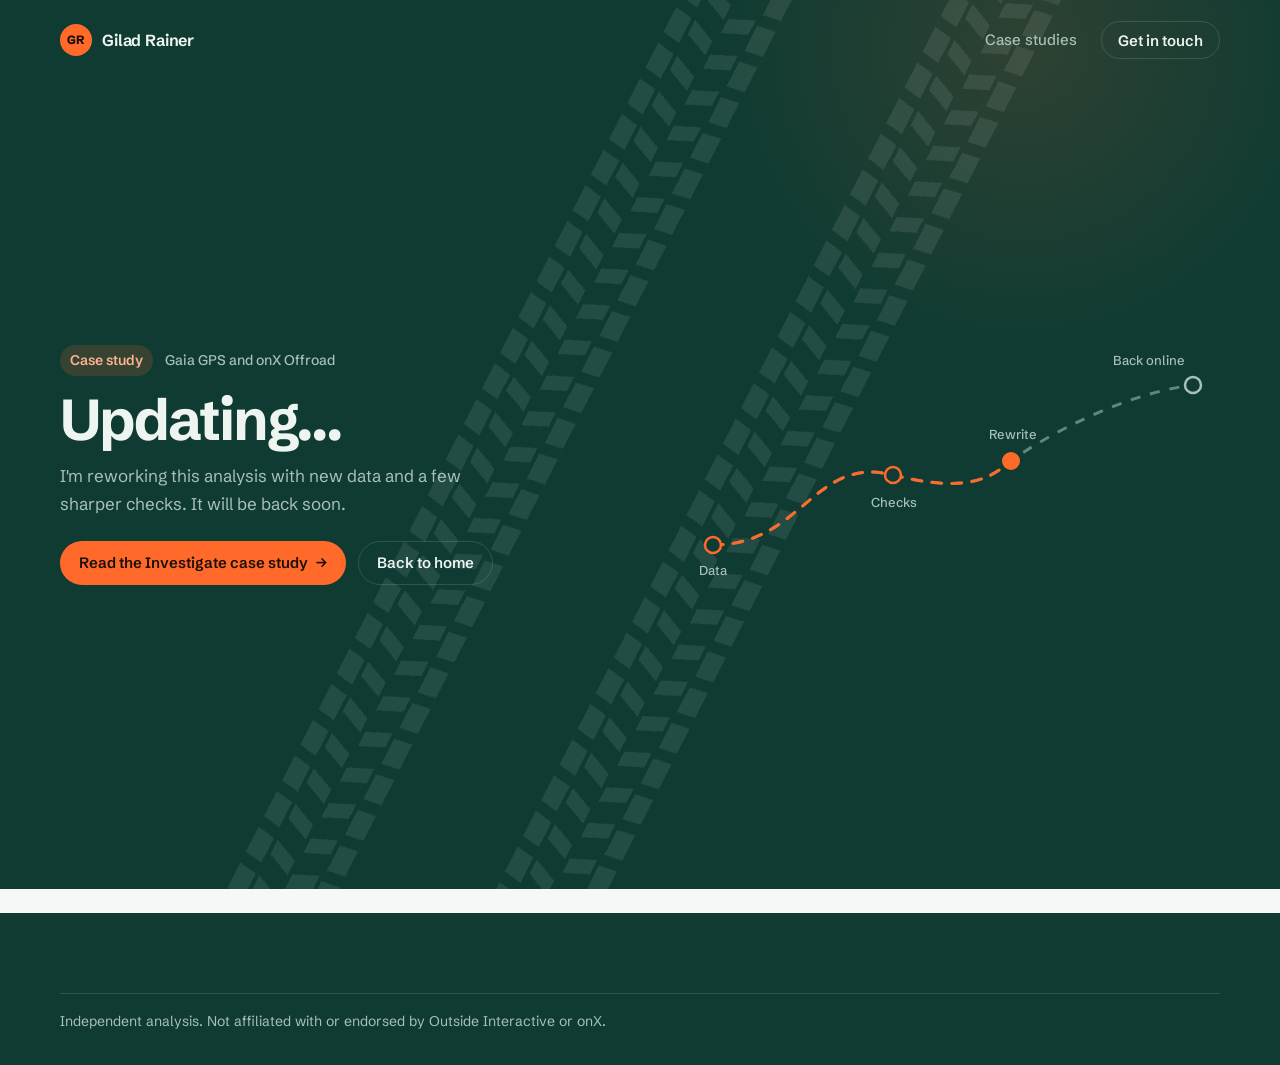
<file: offroad-trust.html>
<!doctype html>
<html lang="en">
<head>
<meta charset="utf-8">
<meta name="viewport" content="width=device-width, initial-scale=1, viewport-fit=cover">
<meta name="robots" content="noindex, nofollow">
<title>Gaia GPS case study: updating</title>
<link rel="preconnect" href="https://fonts.googleapis.com">
<link rel="preconnect" href="https://fonts.gstatic.com" crossorigin>
<link rel="stylesheet" href="https://fonts.googleapis.com/css2?family=Newsreader:ital,opsz,wght@1,6..72,400&family=Schibsted+Grotesk:wght@400..800&display=swap">
<link rel="stylesheet" href="assets/style.css?v=202611252247">
<style>
  .upd { min-height: calc(100svh - 92px); display: grid; align-content: center; padding-block: 24px 64px; }
  .upd-grid { display: grid; gap: 40px; align-items: center; }
  @media (min-width: 900px) { .upd-grid { grid-template-columns: 1.05fr 1fr; gap: 64px; } }
  .upd h1 { font-size: clamp(2.2rem, 5vw, 3.6rem); line-height: 1.05; letter-spacing: -0.035em; margin: 14px 0 12px; }
  .upd .dek { font-size: var(--step-0); color: var(--on-forest-2); max-width: 46ch; margin: 0 0 24px; line-height: 1.6; }
  .upd .acts { display: flex; flex-wrap: wrap; gap: 12px; }
  .upd svg { width: 100%; height: auto; display: block; }
  .art { max-width: 520px; justify-self: center; width: 100%; }
  @media (prefers-reduced-motion: reduce) { .upd * { animation: none !important; } }

  .trail .track { stroke: var(--on-forest-2); stroke-width: 3; stroke-dasharray: 10 10; fill: none; opacity: .55; }
  .trail .done { stroke: var(--blaze); stroke-width: 3; stroke-dasharray: 10 10; fill: none; stroke-linecap: round; }
  .trail .wp { fill: var(--forest); stroke: var(--on-forest-2); stroke-width: 2.5; }
  .trail .wp.on { stroke: var(--blaze); }
  .trail .lbl { fill: var(--on-forest-2); font: 500 13px var(--font-ui); }
  .trail .me { fill: var(--blaze); animation: pulse 1.8s ease-in-out infinite; transform-origin: 318px 126px; transform-box: view-box; }
  @keyframes pulse { 50% { r: 11; opacity: .7; } }

</style>
</head>
<body>
<a class="skip" href="#main">Skip to content</a>
<header class="band-forest tread">
  <div class="wrap">
    <div class="topbar">
      <a class="who" href="index.html"><span class="mark" aria-hidden="true">GR</span>Gilad Rainer</a>
      <nav class="topnav" aria-label="Site">
        <a href="index.html#s-cases">Case studies</a>
        <a class="btn btn-ghost" href="mailto:giladrainer@gmail.com">Get in touch</a>
      </nav>
    </div>
    <main id="main" class="upd">
      <div class="upd-grid">
      <div class="upd-text">
        <p class="kicker"><span class="pill">Case study</span>Gaia GPS and onX Offroad</p>
        <h1>Updating…</h1>
        <p class="dek">I'm reworking this analysis with new data and a few sharper checks. It will be back soon.</p>
        <div class="acts">
          <a class="btn btn-primary" href="investigate.html">Read the Investigate case study <span class="arrow" aria-hidden="true">&rarr;</span></a>
          <a class="btn btn-ghost" href="index.html">Back to home</a>
        </div>
      </div>
      <div class="art" aria-hidden="true">
        <svg class="trail" viewBox="0 0 520 260">
          <path class="track" d="M20 210 C 110 210, 120 120, 200 140 S 300 140, 318 126 S 420 60, 500 50"/>
          <path class="done" d="M20 210 C 110 210, 120 120, 200 140 S 300 140, 318 126"/>
          <circle class="wp on" cx="20" cy="210" r="8"/><text class="lbl" x="6" y="240">Data</text>
          <circle class="wp on" cx="200" cy="140" r="8"/><text class="lbl" x="178" y="172">Checks</text>
          <circle class="me" cx="318" cy="126" r="9"/><text class="lbl" x="296" y="104">Rewrite</text>
          <circle class="wp" cx="500" cy="50" r="8"/><text class="lbl" x="420" y="30">Back online</text>
        </svg>
      </div>
      </div>
    </main>
  </div>
</header>
<footer class="site">
  <div class="wrap">
    <div class="fine"><p>Independent analysis. Not affiliated with or endorsed by Outside Interactive or onX.</p></div>
  </div>
</footer>
</body>
</html>
</file>
<file: assets/style.css>
/* Field report. A deep evergreen hero carries the finding itself (an interactive dot comparison);
   the reading body is calm and light, with a sticky contents rail. Blaze orange (trail-marker hi-vis)
   always means Gaia in the data; grey always means onX. Schibsted Grotesk is my voice; Newsreader
   italic is reserved for users' own words. */
:root {
  --bg: #f6f8f7;
  --surface: #ffffff;
  --mist: #edf2f0;
  --ink: #15221e;
  --ink-2: #44524d;
  --ink-3: #69776f;
  --line: #dde4e1;
  --line-2: #c3cdc9;
  --forest: #0f3b33;          /* hero and footer band */
  --forest-2: #164a40;        /* panel on the band */
  --forest-line: rgba(232, 244, 238, 0.14);
  --on-forest: #eef5f1;
  --on-forest-2: #a8c1b8;
  --blaze: #ff6a2b;           /* Gaia, on dark */
  --blaze-ink: #c2410c;       /* Gaia / accent text on light */
  --link: #0d6e5f;
  --series-1: #e8590c;        /* Gaia in charts */
  --series-muted: #9aa5a1;    /* onX in charts */
  --good: #12a150; --good-ink: #0b6b35;
  --warn: #f5a524; --warn-ink: #8a5300;
  --font-ui: "Schibsted Grotesk", ui-sans-serif, system-ui, -apple-system, "Segoe UI", sans-serif;
  --font-voice: "Newsreader", Georgia, "Times New Roman", serif;
  --font-display: var(--font-ui); --font-body: var(--font-ui); --font-data: var(--font-ui); /* used by charts.js and archived pages */
  --spruce: var(--link); --spruce-wash: var(--mist); --rule: var(--line); --paper: var(--bg); --sheet: var(--surface); /* archive aliases */
  --step--1: 0.875rem; --step-0: 1.0625rem; --step-1: 1.25rem; --step-2: 1.5rem; --step-3: 2rem;
  --step-4: clamp(2.4rem, 5.2vw, 4rem);
  --measure: 68ch;
  --radius: 12px;
  color-scheme: light;
}
@media (prefers-color-scheme: dark) {
  :root:not([data-theme="light"]) {
    --bg: #0e1614; --surface: #141f1c; --mist: #17241f; --ink: #e7eeeb; --ink-2: #b2c0bb; --ink-3: #85948e;
    --line: #23322d; --line-2: #31433d; --forest: #0b2c26; --forest-2: #11392f;
    --blaze-ink: #ff8a52; --link: #6fd0ba; --series-1: #ff7a3d; --series-muted: #6e7b76;
    --good-ink: #4ade80; --warn-ink: #f5a524;
    color-scheme: dark;
  }
}
:root[data-theme="dark"] {
  --bg: #0e1614; --surface: #141f1c; --mist: #17241f; --ink: #e7eeeb; --ink-2: #b2c0bb; --ink-3: #85948e;
  --line: #23322d; --line-2: #31433d; --forest: #0b2c26; --forest-2: #11392f;
  --blaze-ink: #ff8a52; --link: #6fd0ba; --series-1: #ff7a3d; --series-muted: #6e7b76;
  --good-ink: #4ade80; --warn-ink: #f5a524;
  color-scheme: dark;
}
/* Pages that aren't about Gaia (the Cisco case study) set data-accent="neutral" on <html>:
   orange means Gaia, so every accent there turns teal. Kept after the theme blocks so it wins at equal specificity. */
:root[data-accent="neutral"] { --blaze: #1f9c86; --blaze-ink: var(--link); --series-1: var(--link); }

* { box-sizing: border-box; }
html { -webkit-text-size-adjust: 100%; scroll-behavior: smooth; }
body { margin: 0; background: var(--bg); color: var(--ink); font: 400 var(--step-0)/1.65 var(--font-ui); -webkit-font-smoothing: antialiased; text-rendering: optimizeLegibility; }
::selection { background: color-mix(in srgb, var(--blaze) 30%, transparent); }
a { color: var(--link); text-decoration-thickness: 1px; text-underline-offset: 0.2em; text-decoration-color: color-mix(in srgb, currentColor 40%, transparent); transition: text-decoration-color .15s; }
a:hover { text-decoration-color: currentColor; }
:focus-visible { outline: 2px solid var(--blaze); outline-offset: 3px; border-radius: 4px; }
.wrap { max-width: 1200px; margin: 0 auto; padding-left: max(20px, env(safe-area-inset-left, 0px)); padding-right: max(20px, env(safe-area-inset-right, 0px)); }
@media (max-width: 480px) { .wrap { padding-left: max(16px, env(safe-area-inset-left, 0px)); padding-right: max(16px, env(safe-area-inset-right, 0px)); } }
.col { max-width: var(--measure); }
.skip { position: absolute; left: 12px; top: -60px; background: var(--surface); color: var(--ink); padding: 8px 12px; border-radius: 8px; z-index: 50; }
.skip:focus { top: 12px; }

/* Type */
h1, h2, h3, h4 { margin: 0; color: inherit; text-wrap: balance; }
h1 { font-size: var(--step-4); font-weight: 700; line-height: 1.02; letter-spacing: -0.035em; }
h2 { font-size: var(--step-3); font-weight: 700; line-height: 1.12; letter-spacing: -0.025em; }
h3 { font-size: var(--step-1); font-weight: 650; line-height: 1.3; letter-spacing: -0.01em; }
p { margin: 0; text-wrap: pretty; }
b, strong { font-weight: 650; }
.lede { font-size: var(--step-1); line-height: 1.55; color: var(--ink-2); }
.muted { color: var(--ink-3); }
.small { font-size: var(--step--1); }
.mono, .num { font-variant-numeric: normal; }
.flow { display: grid; gap: 1em; align-content: start; }
.flow-lg { display: grid; gap: 1.25rem; align-content: start; }
ul.clean { margin: 0; padding-left: 1.15em; display: grid; gap: 0.55em; }
ul.clean li::marker { color: var(--ink-3); }
.eyebrow { font-size: var(--step--1); font-weight: 500; color: var(--ink-3); }

/* Buttons */
.btn { display: inline-flex; align-items: center; gap: 8px; min-height: 44px; padding: 0 18px; border-radius: 999px; font: 600 0.9375rem/1 var(--font-ui); text-decoration: none; border: 1px solid transparent; transition: background-color .15s, border-color .15s, color .15s; }
.btn-primary { background: var(--blaze); color: #1a0d05; }
.btn-primary:hover { background: color-mix(in srgb, var(--blaze) 86%, #fff); }
.btn-ghost { color: var(--on-forest); border-color: var(--forest-line); }
.btn-ghost:hover { border-color: rgba(232, 244, 238, 0.4); background: rgba(232, 244, 238, 0.06); }
.btn .arrow { transition: transform .15s; }
.btn:hover .arrow { transform: translateX(2px); }

/* ---------- Hero band ---------- */
.band-forest { background: var(--forest); color: var(--on-forest); position: relative; isolation: isolate; overflow: hidden; }
.band-forest::before { /* faint warm light from the top right, like dusk over a ridge */
  content: ""; position: absolute; top: -45%; right: -15%; width: 70%; aspect-ratio: 1; z-index: -1;
  background: radial-gradient(closest-side, color-mix(in srgb, var(--blaze) 13%, transparent), transparent 70%);
}
/* Tread marks: one pair of tracks crossing the hero, passing under the evidence panel.
   Opt-in with .tread on a .band-forest header. Hero band only, never behind body text. */
.band-forest.tread::after {
  content: ""; position: absolute; z-index: -1; pointer-events: none;
  left: 37%; top: -45%; width: 340px; height: 190%; transform: rotate(27deg); transform-origin: 50% 50%;
  background: var(--on-forest); opacity: 0.09;
  -webkit-mask: url("data:image/svg+xml,%3Csvg%20xmlns='http://www.w3.org/2000/svg'%20width='100'%20height='40'%20viewBox='0%200%20100%2040'%3E%3Cpath%20d='M0%200%20L19%203%20L19%2031%20L0%2028Z%20M23%203%20L48%2014%20L48%2030%20L23%2019Z%20M52%20-13%20L77%20-24%20L77%20-8%20L52%203Z%20M52%2027%20L77%2016%20L77%2032%20L52%2043Z%20M81%20-20%20L100%20-23%20L100%205%20L81%208Z%20M81%2020%20L100%2017%20L100%2045%20L81%2048Z'/%3E%3C/svg%3E") 0 0 / 100px 40px repeat-y, url("data:image/svg+xml,%3Csvg%20xmlns='http://www.w3.org/2000/svg'%20width='100'%20height='40'%20viewBox='0%200%20100%2040'%3E%3Cpath%20d='M0%200%20L19%203%20L19%2031%20L0%2028Z%20M23%203%20L48%2014%20L48%2030%20L23%2019Z%20M52%20-13%20L77%20-24%20L77%20-8%20L52%203Z%20M52%2027%20L77%2016%20L77%2032%20L52%2043Z%20M81%20-20%20L100%20-23%20L100%205%20L81%208Z%20M81%2020%20L100%2017%20L100%2045%20L81%2048Z'/%3E%3C/svg%3E") 240px 20px / 100px 40px repeat-y;
          mask: url("data:image/svg+xml,%3Csvg%20xmlns='http://www.w3.org/2000/svg'%20width='100'%20height='40'%20viewBox='0%200%20100%2040'%3E%3Cpath%20d='M0%200%20L19%203%20L19%2031%20L0%2028Z%20M23%203%20L48%2014%20L48%2030%20L23%2019Z%20M52%20-13%20L77%20-24%20L77%20-8%20L52%203Z%20M52%2027%20L77%2016%20L77%2032%20L52%2043Z%20M81%20-20%20L100%20-23%20L100%205%20L81%208Z%20M81%2020%20L100%2017%20L100%2045%20L81%2048Z'/%3E%3C/svg%3E") 0 0 / 100px 40px repeat-y, url("data:image/svg+xml,%3Csvg%20xmlns='http://www.w3.org/2000/svg'%20width='100'%20height='40'%20viewBox='0%200%20100%2040'%3E%3Cpath%20d='M0%200%20L19%203%20L19%2031%20L0%2028Z%20M23%203%20L48%2014%20L48%2030%20L23%2019Z%20M52%20-13%20L77%20-24%20L77%20-8%20L52%203Z%20M52%2027%20L77%2016%20L77%2032%20L52%2043Z%20M81%20-20%20L100%20-23%20L100%205%20L81%208Z%20M81%2020%20L100%2017%20L100%2045%20L81%2048Z'/%3E%3C/svg%3E") 240px 20px / 100px 40px repeat-y;
}
@media (max-width: 960px) { .band-forest.tread::after { left: 58%; top: -20%; height: 150%; } }
.band-forest a:not(.btn) { color: var(--on-forest); }
.topbar { display: flex; align-items: center; justify-content: space-between; gap: 16px; padding-block: 20px; }
.who { display: inline-flex; align-items: center; gap: 10px; font-weight: 650; font-size: 1rem; text-decoration: none; letter-spacing: -0.01em; }
.who .mark { display: grid; place-items: center; width: 32px; height: 32px; border-radius: 50%; background: var(--blaze); color: #1a0d05; font-size: 0.75rem; font-weight: 750; letter-spacing: 0.02em; }
.topnav { display: flex; align-items: center; gap: 4px; }
.band-forest .topnav a:not(.btn) { padding: 8px 12px; border-radius: 999px; font-size: 0.9375rem; font-weight: 500; text-decoration: none; color: var(--on-forest-2); }
.band-forest .topnav a:not(.btn):hover { color: var(--on-forest); background: rgba(232, 244, 238, 0.06); }
.band-forest .topnav a[aria-current="page"] { color: var(--on-forest); background: rgba(232, 244, 238, 0.1); }
.topnav .btn { margin-left: 8px; min-height: 38px; padding: 0 16px; }
@media (max-width: 640px) { .topnav .btn { display: none; } .band-forest .topnav a:not(.btn) { padding: 8px 10px; } }

.hero { display: grid; grid-template-columns: minmax(0, 1.05fr) minmax(0, 1fr); gap: 32px 48px; align-items: center; padding-block: 20px 36px; }
.hero-text { display: grid; gap: 16px; align-content: start; }
.kicker { display: inline-flex; flex-wrap: wrap; align-items: center; gap: 8px 12px; font-size: var(--step--1); font-weight: 500; color: var(--on-forest-2); }
.kicker .pill { padding: 4px 10px; border-radius: 999px; background: rgba(255, 106, 43, 0.16); color: #ffb48f; font-weight: 600; }
.hero h1 { max-width: 26ch; font-size: clamp(1.9rem, 3vw, 2.5rem); line-height: 1.12; }
.hero .dek { font-size: var(--step-0); line-height: 1.55; color: var(--on-forest-2); max-width: 54ch; }
.hero .dek b { color: var(--on-forest); font-weight: 600; }
.byline { display: flex; align-items: center; gap: 12px; font-size: var(--step--1); color: var(--on-forest-2); line-height: 1.4; }
.byline .mark { flex: none; display: grid; place-items: center; width: 40px; height: 40px; border-radius: 50%; background: var(--forest-2); border: 1px solid var(--forest-line); color: var(--on-forest); font-weight: 700; font-size: 0.8125rem; }
.byline b { display: block; color: var(--on-forest); font-weight: 600; font-size: 0.9375rem; }
.actions { display: flex; flex-wrap: wrap; gap: 10px; }
.page-head { padding-block: 20px 36px; display: grid; gap: 14px; max-width: 880px; }
.page-head .dek { font-size: var(--step-0); line-height: 1.55; color: var(--on-forest-2); }
/* Explorer heroes: the chart supports the headline, it shouldn't outweigh it */
@media (min-width: 961px) { .hero:has(.explorer) { grid-template-columns: minmax(0, 1fr) minmax(0, 460px); gap: 32px 56px; } }
.hero:has(.explorer) .explorer { padding: 16px 18px; gap: 12px; }
.hero:has(.explorer) .ex-grids { gap: 20px; }
.hero:has(.explorer) .dots { gap: 3px; }
.hero:has(.explorer) .ex-val { font-size: 1.75rem; }
.hero:has(.explorer) .ex-read .claim { font-size: 1.0625rem; }
.hero:has(.explorer) .ex-read .src { font-size: 0.8125rem; line-height: 1.45; }
.ex-wrap { display: grid; gap: 10px; min-width: 0; }
.ex-base { margin: 0; padding-inline: 4px; font-size: 0.75rem; line-height: 1.45; color: var(--on-forest-2); }
@media (max-width: 960px) { .hero { grid-template-columns: 1fr; gap: 24px; padding-block: 20px 36px; } .hero h1 { max-width: 24ch; } }

/* ---------- Evidence explorer (hero) ---------- */
.explorer { background: var(--forest-2); border: 1px solid var(--forest-line); border-radius: 20px; padding: 18px 20px; display: grid; gap: 14px; box-shadow: 0 30px 60px -30px rgba(0, 0, 0, 0.45); }
.ex-head { display: grid; gap: 10px; }
.ex-tabs { display: flex; gap: 4px; padding: 4px; border-radius: 999px; background: rgba(0, 0, 0, 0.22); }
.ex-tabs button { flex: 1 1 0; min-height: 40px; padding: 0 12px; border: 0; border-radius: 999px; background: transparent; color: var(--on-forest-2); font: 600 0.875rem/1.15 var(--font-ui); cursor: pointer; transition: background-color .2s, color .2s; }
.ex-tabs button:hover { color: var(--on-forest); }
.ex-tabs button[aria-selected="true"] { background: var(--on-forest); color: var(--forest); }
.ex-unit { font-size: var(--step--1); color: var(--on-forest-2); }
.ex-grids { display: grid; grid-template-columns: 1fr 1fr; gap: 24px; }
.ex-app { display: grid; gap: 8px; align-content: start; }
.ex-app .name { display: flex; align-items: center; gap: 8px; font-size: var(--step--1); font-weight: 600; color: var(--on-forest); }
.ex-app .name::before { content: ""; width: 10px; height: 10px; border-radius: 50%; background: var(--c); }
.dots { display: grid; grid-template-columns: repeat(10, 1fr); gap: clamp(3px, 0.6vw, 6px); }
.dots i { aspect-ratio: 1; border-radius: 50%; background: rgba(232, 244, 238, 0.11); transition: background-color .3s ease, transform .3s ease; }
.dots i.on { background: var(--c); }
.ex-val { font-size: clamp(1.75rem, 3vw, 2.25rem); font-weight: 700; letter-spacing: -0.035em; line-height: 1; }
.ex-read { border-top: 1px solid var(--forest-line); padding-top: 12px; display: grid; gap: 4px; }
.ex-read .claim { font-size: 1.125rem; font-weight: 650; letter-spacing: -0.015em; line-height: 1.35; color: var(--on-forest); }
.ex-read .claim em { font-style: normal; color: #ffb48f; }
.ex-read .src { font-size: 0.8125rem; color: var(--on-forest-2); }
.ex-tabs button { white-space: nowrap; }
.ex-tabs .t-short { display: none; }
@media (max-width: 420px) { .ex-tabs .t-full { display: none; } .ex-tabs .t-short { display: inline; } }
.gaia { --c: var(--blaze); }
.onx { --c: #c9d6d1; }
@media (max-width: 420px) { .explorer { padding: 16px; border-radius: 16px; } .ex-grids { gap: 16px; } .ex-tabs button { font-size: 0.8125rem; padding: 0 6px; } }

/* ---------- Reading layout: contents rail + body ---------- */
.progress { position: fixed; inset: 0 0 auto 0; height: 3px; z-index: 40; pointer-events: none; }
.progress span { display: block; height: 100%; background: var(--blaze); transform-origin: 0 50%; transform: scaleX(0); }
.doc { display: grid; grid-template-columns: 210px minmax(0, 1fr); gap: 56px; padding-block: 8px 16px; }
.toc { position: sticky; top: 24px; align-self: start; padding-top: 44px; max-height: calc(100vh - 48px); overflow: auto; }
.toc summary { list-style: none; font-size: 0.8125rem; font-weight: 600; color: var(--ink-3); margin-bottom: 12px; pointer-events: none; }
.toc summary::-webkit-details-marker { display: none; }
.toc ol { list-style: none; margin: 0; padding: 0; display: grid; gap: 2px; }
.toc details > ol { gap: 14px; }
.toc .grp-label { font-size: 0.75rem; font-weight: 650; color: var(--ink-2); margin: 0 0 4px; }
.toc .grp ol, .toc details > ol.flat { border-left: 1px solid var(--line); }
.toc details > ol.flat { gap: 2px; }
.toc a { display: block; padding: 5px 0 5px 14px; margin-left: -1px; border-left: 2px solid transparent; font-size: 0.875rem; line-height: 1.35; color: var(--ink-3); text-decoration: none; transition: color .15s, border-color .15s; }
.toc a:hover { color: var(--ink); }
.toc a.active { color: var(--ink); font-weight: 600; border-left-color: var(--blaze); }
.doc-main { min-width: 0; max-width: 800px; }
/* One edge for prose and panels: inside the reading column, .col and .sec-head don't cap at --measure (800px is about 77 characters). */
.doc-main .col, .doc-main .sec-head { max-width: none; }
/* Under 1080px the rail becomes a sticky, collapsible "On this page" bar */
@media (max-width: 1080px) {
  .doc { grid-template-columns: 1fr; gap: 0; }
  .toc { top: 0; z-index: 20; padding: 0; max-height: none; overflow: visible; background: var(--bg); border-bottom: 1px solid var(--line); margin-inline: -20px; padding-inline: 20px; }
  .toc summary { pointer-events: auto; cursor: pointer; display: flex; align-items: center; justify-content: space-between; min-height: 48px; margin: 0; font-size: 0.9375rem; color: var(--ink); }
  .toc summary::after { content: ""; width: 8px; height: 8px; border-right: 2px solid currentColor; border-bottom: 2px solid currentColor; transform: rotate(45deg) translateY(-3px); transition: transform .15s; }
  .toc details[open] summary::after { transform: rotate(-135deg) translateY(-3px); }
  .toc details > ol { max-height: 65vh; overflow: auto; padding-bottom: 16px; }
  .toc a { padding-block: 9px; }
  .doc-main [id] { scroll-margin-top: 64px; }
}
@media (max-width: 480px) { .toc { margin-inline: -16px; padding-inline: 16px; } }

/* Sections */
/* Section rule: heavier and darker than table and list hairlines (1px --line), so it reads as a section break. */
/* Section rule as a trail on a topo map: a dashed 2px track in --line-2 with a waypoint ring at the trailhead.
   Neutral colour only (orange means Gaia). Heavier than the 1px --line hairlines in tables and lists. */
section.band { padding-block: 40px; position: relative; }
section.band::before { content: ""; position: absolute; top: 0; left: 0; right: 0; height: 2px;
  background: repeating-linear-gradient(90deg, var(--line-2) 0 14px, transparent 14px 22px); }
section.band::after { content: ""; position: absolute; top: -4px; left: 0; width: 6px; height: 6px; border-radius: 50%;
  border: 2px solid var(--line-2); background: var(--bg); }
main > section.band:first-child::before, main > section.band:first-child::after { content: none; }
section.band h2 { scroll-margin-top: 24px; }
.doc-main h2 { font-size: 1.625rem; line-height: 1.15; }
.sec-head { display: grid; gap: 10px; max-width: var(--measure); }
.sec-head p:not(.marker) { color: var(--ink-2); }
.marker { font-size: var(--step--1); font-weight: 600; color: var(--blaze-ink); }

/* Two-minute version */
dl.summary { margin: 0; display: grid; grid-template-columns: 164px minmax(0, 1fr); background: var(--surface); border: 1px solid var(--line); border-radius: var(--radius); overflow: hidden; }
dl.summary dt { padding: 14px 20px; font-weight: 650; font-size: 0.9375rem; line-height: 1.45; border-bottom: 1px solid var(--line); }
dl.summary dd { margin: 0; padding: 13px 22px 13px 0; border-bottom: 1px solid var(--line); color: var(--ink-2); min-width: 0; }
dl.summary dt:last-of-type, dl.summary dd:last-of-type { border-bottom: 0; }
@media (max-width: 600px) { dl.summary { grid-template-columns: 1fr; } dl.summary dt { border-bottom: 0; padding: 12px 16px 2px; background: none; } dl.summary dd { padding: 0 16px 12px; } dl.summary dd:not(:last-of-type) { border-bottom: 1px solid var(--line); } }

/* Stat row */
.stats { display: grid; grid-template-columns: repeat(auto-fit, minmax(240px, 1fr)); gap: 12px; }
.stat { background: var(--surface); border: 1px solid var(--line); border-radius: var(--radius); padding: 16px 18px; display: grid; gap: 6px; align-content: start; min-width: 0; }
.stat .big { font-size: 2.125rem; font-weight: 700; letter-spacing: -0.035em; line-height: 1; color: var(--blaze-ink); }
.stat .big .vs { font-size: 1rem; font-weight: 500; letter-spacing: 0; color: var(--ink-3); }
.stat p { font-size: var(--step--1); color: var(--ink-2); line-height: 1.55; }

/* Figures */
figure.fig { margin: 0; background: var(--surface); border: 1px solid var(--line); border-radius: var(--radius); padding: 18px 20px; display: grid; gap: 12px; min-width: 0; }
figure.fig figcaption { display: grid; gap: 4px; }
figure.fig .fig-title { font-weight: 650; font-size: var(--step-0); letter-spacing: -0.01em; }
figure.fig .fig-note { font-size: var(--step--1); color: var(--ink-3); line-height: 1.55; }
@media (max-width: 480px) { figure.fig { padding: 14px; } }

/* Field photo: a real, first-hand photo beside a section head (.sec-photo). Real photos only, never generated. */
.sec-photo { display: grid; grid-template-columns: minmax(0, 1.35fr) minmax(0, 1fr); gap: 32px; align-items: start; }
.field-photo { margin: 0; display: grid; gap: 10px; min-width: 0; }
.field-photo img { display: block; width: 100%; height: auto; aspect-ratio: 1 / 1; object-fit: cover; object-position: 50% 62%; border-radius: var(--radius); background: var(--mist); }
.field-photo figcaption { font-size: var(--step--1); line-height: 1.55; color: var(--ink-2); }
.field-photo figcaption b { color: var(--ink); font-weight: 650; }
@media (max-width: 760px) { .sec-photo { grid-template-columns: 1fr; gap: 24px; } .field-photo img { aspect-ratio: 4 / 3; } }
.chart { width: 100%; overflow-x: auto; }
.chart svg { display: block; width: 100%; height: auto; }
.chart svg.wide { min-width: 600px; }
.chart text { fill: var(--ink-3); font-family: var(--font-ui); font-size: 12px; }
.chart .lab { fill: var(--ink); font-size: 13px; font-weight: 500; }
.chart .axis, .chart .grid { stroke: var(--line); stroke-width: 1; }
.chart .hl { fill: var(--series-1); }
.chart .bm { fill: var(--series-muted); }
.chart .hit { fill: transparent; }
.chart g.row:hover rect.hl { opacity: 0.85; }
.legend { display: flex; flex-wrap: wrap; gap: 6px 18px; font-size: var(--step--1); color: var(--ink-2); }
.legend .key { display: inline-flex; align-items: center; gap: 8px; }
.legend .sw { width: 10px; height: 10px; border-radius: 50%; display: inline-block; }
.two-up { display: grid; grid-template-columns: repeat(auto-fit, minmax(300px, 1fr)); gap: 20px; align-items: start; }
.two-up > * { min-width: 0; }
details.table-view { font-size: var(--step--1); }
details.table-view summary { cursor: pointer; color: var(--link); font-weight: 600; list-style: none; display: inline-flex; align-items: center; gap: 10px; min-height: 32px; }
details.table-view summary::-webkit-details-marker { display: none; }
details.table-view summary::before { content: ""; flex: none; width: 6px; height: 6px; border-right: 2px solid currentColor; border-bottom: 2px solid currentColor; transform: rotate(-45deg); transition: transform .2s; }
details.table-view[open] summary::before { transform: rotate(45deg); }
.tbl-wrap { overflow-x: auto; margin-top: 10px; }
table.data { border-collapse: collapse; width: 100%; font-size: var(--step--1); line-height: 1.5; }
table.data th, table.data td { text-align: left; padding: 8px 14px 8px 0; border-bottom: 1px solid var(--line); white-space: nowrap; }
table.data thead th { font-weight: 600; color: var(--ink-3); font-size: 0.8125rem; }
table.data td.r, table.data th.r { text-align: right; }
/* No rule under the last row: a table that ends a section would otherwise show two lines (row + section rule). */
table.data tbody tr:last-child > * { border-bottom: 0; }
table.data td.wrap-cell { white-space: normal; min-width: 220px; max-width: 360px; vertical-align: top; }
table.stage-key td { vertical-align: top; }

.tip { position: fixed; z-index: 60; pointer-events: none; background: var(--ink); color: var(--bg); font: 500 12px/1.45 var(--font-ui); padding: 7px 10px; border-radius: 8px; max-width: 260px; box-shadow: 0 8px 24px -8px rgba(0, 0, 0, 0.35); }

/* Users' voices */
.quotes { display: grid; grid-template-columns: repeat(auto-fit, minmax(240px, 1fr)); gap: 12px; }
blockquote.q { margin: 0; padding: 18px 18px 14px; background: var(--surface); border: 1px solid var(--line); border-radius: var(--radius); display: grid; gap: 10px; align-content: space-between; min-width: 0; position: relative; }
blockquote.q::before { content: ""; position: absolute; left: 18px; top: -1px; width: 28px; height: 3px; border-radius: 0 0 3px 3px; background: var(--series-1); }
blockquote.q.bench::before { background: var(--series-muted); }
blockquote.q p { font: italic 400 1.125rem/1.42 var(--font-voice); color: var(--ink); }
blockquote.q footer { font-size: 0.8125rem; color: var(--ink-3); line-height: 1.4; }
.src-note { font-size: var(--step--1); color: var(--ink-3); }

/* Forum timeline */
ol.timeline { list-style: none; margin: 0; padding: 0 0 0 18px; border-left: 1px solid var(--line-2); display: grid; gap: 16px; }
ol.timeline li { position: relative; font-size: var(--step--1); line-height: 1.5; min-width: 0; overflow-wrap: anywhere; }
ol.timeline li::before { content: ""; position: absolute; left: -24px; top: 6px; width: 9px; height: 9px; border-radius: 50%; background: var(--bg); border: 2px solid var(--series-1); }
.tag-stage { display: inline-block; font-size: 0.75rem; font-weight: 600; color: var(--ink-2); background: var(--mist); border-radius: 999px; padding: 2px 8px; margin-left: 6px; }

/* Proposal measures */
.defs { display: grid; grid-template-columns: repeat(auto-fit, minmax(240px, 1fr)); gap: 12px; }
.def { background: var(--surface); border: 1px solid var(--line); border-radius: var(--radius); padding: 16px 18px; display: grid; gap: 10px; align-content: start; min-width: 0; }
.def dl { margin: 0; display: grid; gap: 4px; font-size: var(--step--1); }
.def dt { font-weight: 600; color: var(--ink); margin-top: 10px; }
.def dt:first-child { margin-top: 0; }
.def dd { margin: 0; color: var(--ink-2); }
.hyp { display: inline-block; font-size: 0.75rem; font-weight: 600; color: var(--warn-ink); background: color-mix(in srgb, var(--warn) 18%, transparent); border-radius: 999px; padding: 2px 8px; margin-right: 6px; vertical-align: 1px; }

/* Onward link at the end of a case study */
p.next { border-top: 1px solid var(--line); padding-top: 16px; color: var(--ink-2); }
.callout { background: var(--mist); border-radius: var(--radius); padding: 16px 20px; display: grid; gap: 8px; }
ul.eng { margin: 0; padding-left: 1.15rem; display: grid; gap: 10px; color: var(--ink-2); }
ul.eng b { color: var(--ink); }

/* Ranked plan: a true sequence */
ol.ranked { list-style: none; margin: 0; padding: 0; display: grid; counter-reset: r; }
ol.ranked > li { counter-increment: r; display: grid; grid-template-columns: 36px 1fr; gap: 6px 14px; align-items: start; padding-block: 16px; border-top: 1px solid var(--line); }
ol.ranked > li:first-child { border-top: 0; padding-top: 4px; }
ol.ranked > li::before { content: counter(r); grid-row: 1 / span 4; display: grid; place-items: center; width: 30px; height: 30px; border-radius: 50%; background: var(--forest); color: var(--on-forest); font-weight: 700; font-size: 0.875rem; }
ol.ranked > li > * { grid-column: 2; min-width: 0; }
ol.ranked.tight > li { padding-block: 8px; border-top: 0; gap: 2px 14px; }
ol.ranked.tight > li::before { width: 26px; height: 26px; font-size: 0.8125rem; }
ol.ranked.tight h3 { font-size: var(--step-0); }
p.worked { font-size: var(--step--1); color: var(--ink-2); background: var(--mist); border-radius: 8px; padding: 10px 14px; }

/* Phone mock */
.mock-row { display: grid; grid-template-columns: minmax(0, 280px) minmax(0, 1fr); gap: 32px; align-items: start; }
@media (max-width: 720px) { .mock-row { grid-template-columns: 1fr; justify-items: center; } .mock-row > .flow { justify-self: stretch; } }
.phone { width: 100%; max-width: 300px; border: 9px solid #1d2422; border-radius: 44px; background: var(--surface); padding: 16px 16px 20px; display: grid; gap: 12px; box-shadow: 0 30px 50px -28px rgba(0, 0, 0, 0.45); }
.phone .ph-top { display: flex; justify-content: space-between; font-size: 11px; font-weight: 600; color: var(--ink-2); padding: 0 6px; }
.phone h4 { font-size: 1.25rem; font-weight: 700; letter-spacing: -0.02em; }
.phone .route { font-size: 12px; color: var(--ink-3); margin-top: -6px; }
.checks { list-style: none; margin: 0; padding: 0; display: grid; gap: 6px; }
.checks li { display: grid; grid-template-columns: 22px 1fr; gap: 10px; align-items: start; font-size: 13px; line-height: 1.35; padding: 10px; border-radius: 12px; background: var(--mist); }
.checks li .st { width: 20px; height: 20px; border-radius: 50%; display: grid; place-items: center; font-size: 11px; font-weight: 700; color: #fff; }
.checks li.ok .st { background: var(--good); }
.checks li.warn .st { background: var(--warn); color: #2a1a00; }
.checks li b { display: block; font-weight: 600; }
.checks li span.d { color: var(--ink-3); font-size: 12px; }
.phone button.cta { font: 600 14px/1 var(--font-ui); background: var(--forest); color: var(--on-forest); border: 0; border-radius: 12px; min-height: 44px; }
.phone .tag { font-size: 11px; color: var(--ink-3); text-align: center; }

/* Plan table */
table.plan-tbl td { vertical-align: top; padding-block: 14px; }
table.plan-tbl td.wrap-cell { min-width: 200px; }
table.plan-tbl th:nth-child(3):nth-last-child(2), table.plan-tbl td:nth-child(3):nth-last-child(2) { width: 7rem; white-space: normal; }
span.close { display: block; margin-top: 4px; color: var(--link); font-size: var(--step--1); }
.bet { background: var(--surface); border: 1px solid var(--line); border-radius: var(--radius); padding: 16px 20px; display: grid; gap: 8px; max-width: 820px; }
.bet-main { font-weight: 650; font-size: var(--step-1); }
.bet-test { color: var(--ink-2); }

/* Footer band */
footer.site { background: var(--forest); color: var(--on-forest-2); padding-block: 48px 32px; margin-top: 24px; font-size: var(--step--1); }
footer.site a:not(.btn) { color: var(--on-forest); }
footer.site .foot { display: grid; grid-template-columns: minmax(0, 680px) auto; justify-content: start; gap: 24px 48px; align-items: end; }
footer.site h2 { color: var(--on-forest); }
footer.site .foot-cta { display: grid; gap: 14px; }
footer.site .foot-cta p { font-size: var(--step-0); }
footer.site .fine { border-top: 1px solid var(--forest-line); margin-top: 32px; padding-top: 16px; display: grid; gap: 4px; }
/* case and methods pages (have .doc): tighter footer. The home page keeps the roomier one. */
body:has(.doc) footer.site { padding-block: 36px 28px; margin-top: 0; }
body:has(.doc) footer.site h2 { font-size: 1.625rem; }
body:has(.doc) footer.site .fine { margin-top: 24px; }
@media (max-width: 720px) { footer.site .foot { grid-template-columns: 1fr; } }

/* Archived pages still use these */
.sitebar .wrap { display: flex; justify-content: space-between; padding-block: 16px; border-bottom: 1px solid var(--line); }
.sitebar nav { display: flex; gap: 16px; }
.hero:not(.band-forest .hero) { display: block; }

@media (prefers-reduced-motion: reduce) { html { scroll-behavior: auto; } *, *::before, *::after { transition: none !important; animation: none !important; } }
</file>
